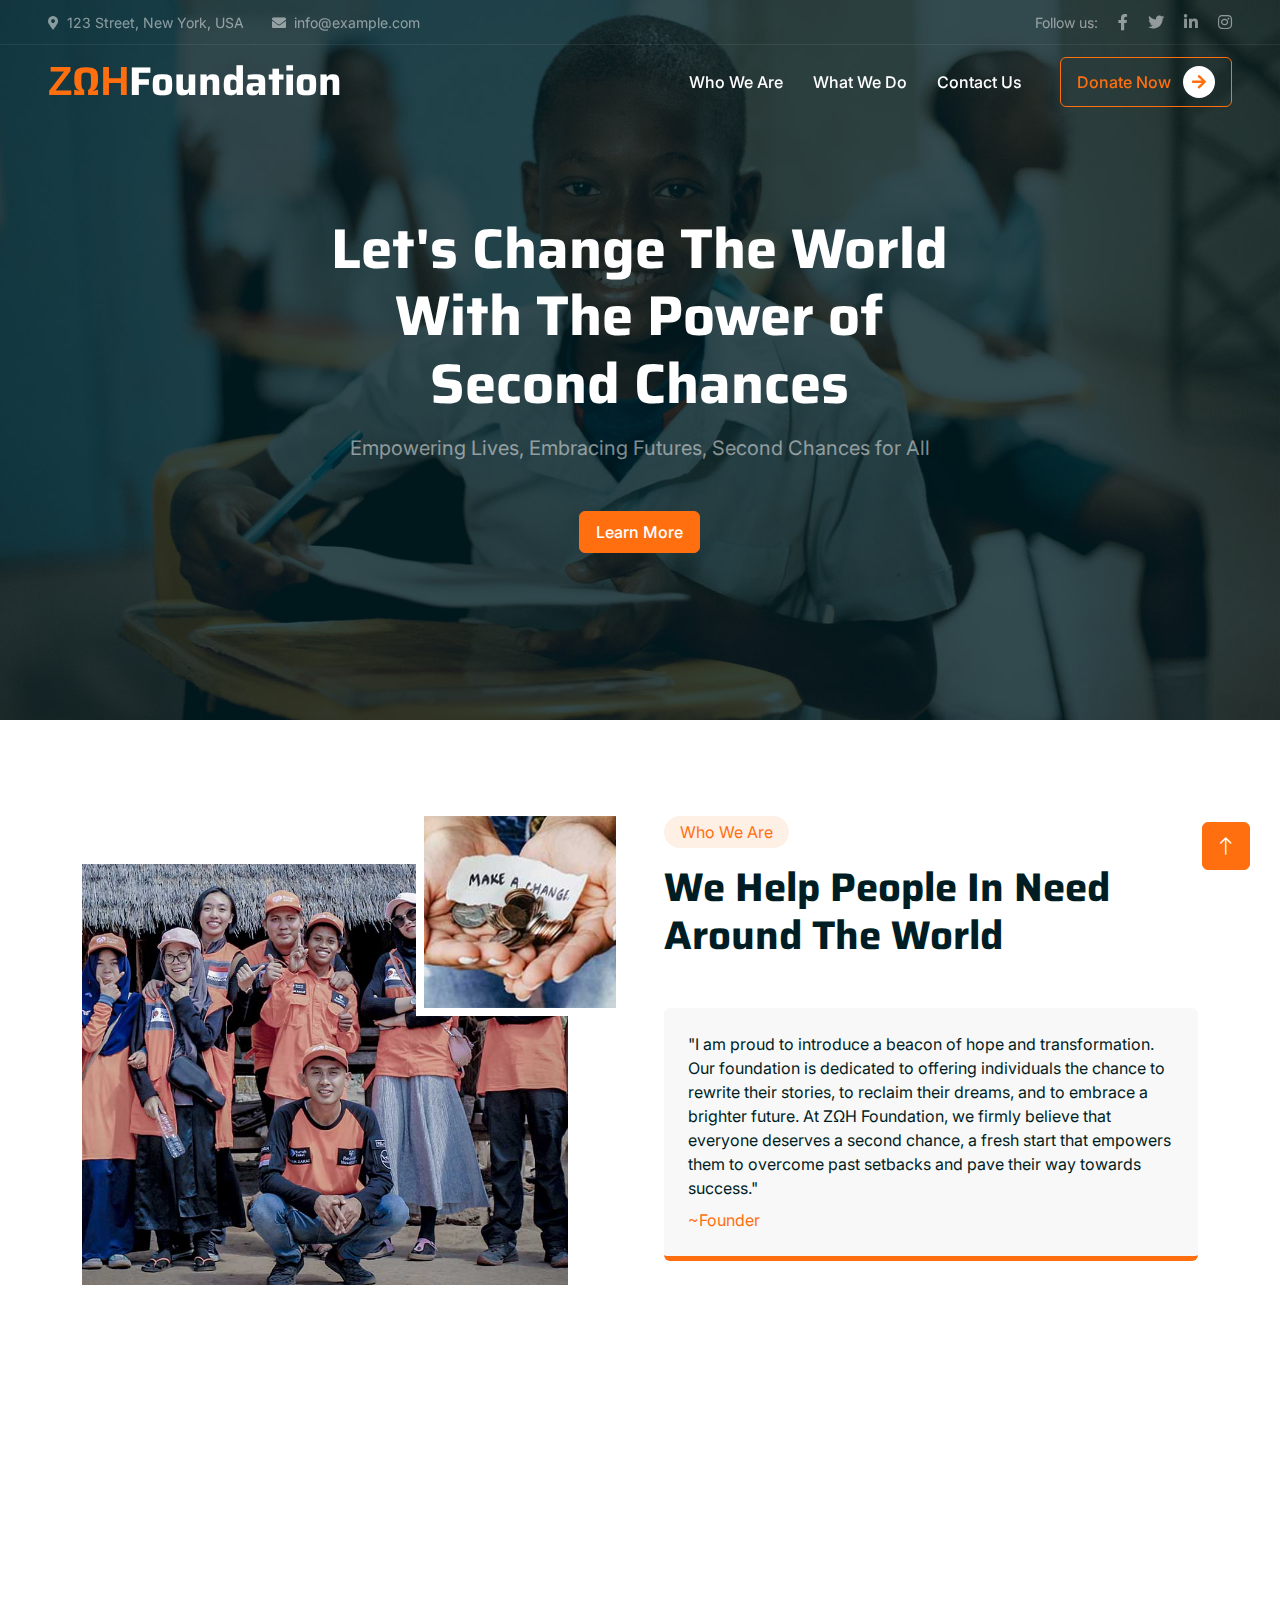
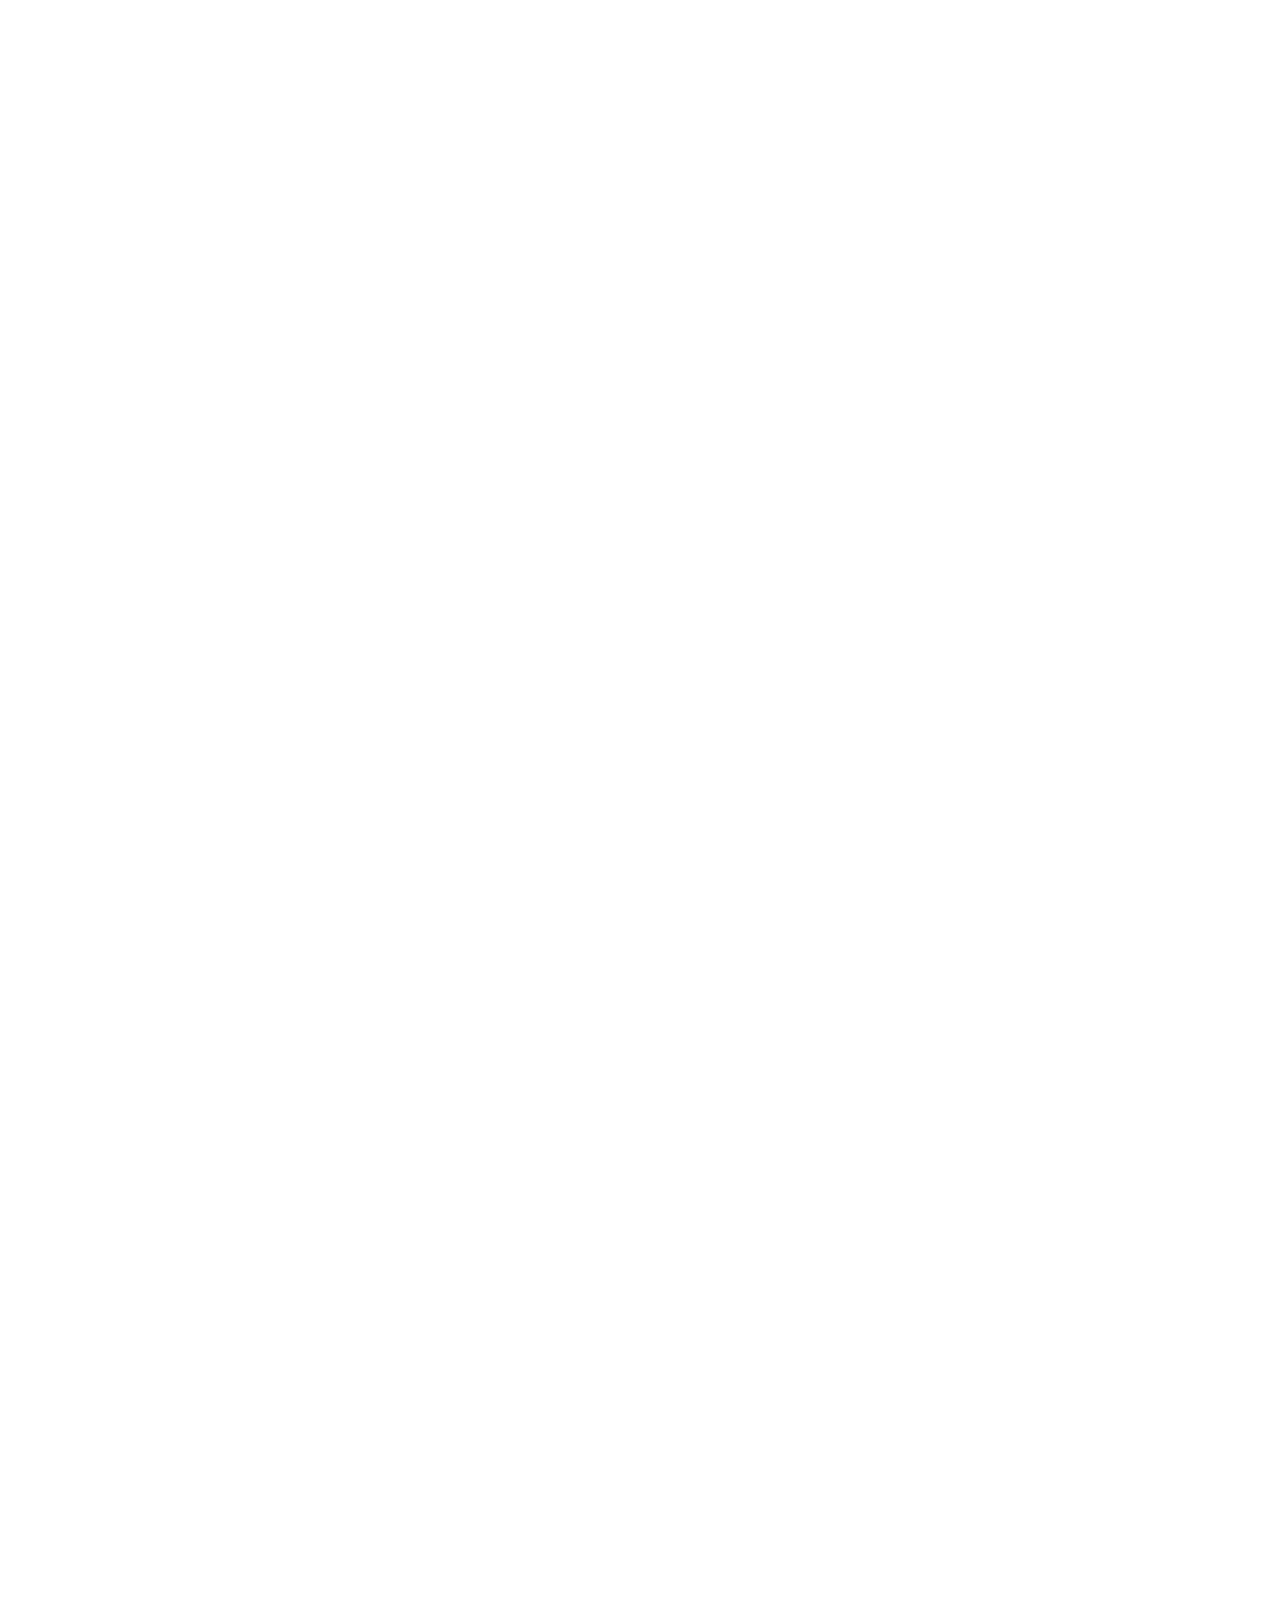
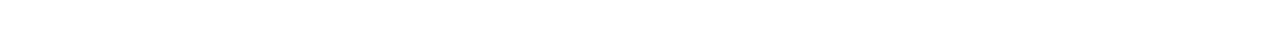
<file: index.html>
<!DOCTYPE html>
<html lang="en">

<head>
    <meta charset="utf-8">
    <title>ΖΩΗ Foundation</title>
    <meta content="width=device-width, initial-scale=1.0" name="viewport">
    <meta content="" name="keywords">
    <meta content="" name="description">

    <!-- Favicon -->

    <link rel="shortcut icon" href="img/shortcutlogo.png" type="image/x-icon">


    <!-- Google Web Fonts -->
    <link rel="preconnect" href="https://fonts.googleapis.com">
    <link rel="preconnect" href="https://fonts.gstatic.com" crossorigin>
    <link href="https://fonts.googleapis.com/css2?family=Inter:wght@400;500;600&family=Saira:wght@500;600;700&display=swap" rel="stylesheet"> 

    <!-- Icon Font Stylesheet -->
    <link href="https://cdnjs.cloudflare.com/ajax/libs/font-awesome/5.10.0/css/all.min.css" rel="stylesheet">
    <link href="https://cdn.jsdelivr.net/npm/bootstrap-icons@1.4.1/font/bootstrap-icons.css" rel="stylesheet">

    <!-- Libraries Stylesheet -->
    <link href="lib/animate/animate.min.css" rel="stylesheet">
    <link href="lib/owlcarousel/assets/owl.carousel.min.css" rel="stylesheet">

    <!-- Customized Bootstrap Stylesheet -->
    <link href="css/bootstrap.min.css" rel="stylesheet">

    <!-- Template Stylesheet -->
    <link href="css/style.css" rel="stylesheet">
</head>

<body>
    <!-- Spinner Start -->
    <div id="spinner" class="show bg-white position-fixed translate-middle w-100 vh-100 top-50 start-50 d-flex align-items-center justify-content-center">
        <div class="spinner-grow text-primary" role="status"></div>
    </div>
    <!-- Spinner End -->


    <!-- Navbar Start -->
    <div class="container-fluid fixed-top px-0 wow fadeIn" data-wow-delay="0.1s">
        <div class="top-bar text-white-50 row gx-0 align-items-center d-none d-lg-flex">
            <div class="col-lg-6 px-5 text-start">
                <small><i class="fa fa-map-marker-alt me-2"></i>123 Street, New York, USA</small>
                <small class="ms-4"><i class="fa fa-envelope me-2"></i>info@example.com</small>
            </div>
            <div class="col-lg-6 px-5 text-end">
                <small>Follow us:</small>
                <a class="text-white-50 ms-3" href=""><i class="fab fa-facebook-f"></i></a>
                <a class="text-white-50 ms-3" href=""><i class="fab fa-twitter"></i></a>
                <a class="text-white-50 ms-3" href=""><i class="fab fa-linkedin-in"></i></a>
                <a class="text-white-50 ms-3" href=""><i class="fab fa-instagram"></i></a>
            </div>
        </div>

        <nav class="navbar navbar-expand-lg navbar-dark py-lg-0 px-lg-5 wow fadeIn" data-wow-delay="0.1s">
            <a href="index.html" class="navbar-brand ms-4 ms-lg-0">
                <h1 class="fw-bold text-primary m-0">ΖΩΗ<span class="text-white">Foundation</span></h1>
            </a>
            <button type="button" class="navbar-toggler me-4" data-bs-toggle="collapse" data-bs-target="#navbarCollapse">
                <span class="navbar-toggler-icon"></span>
            </button>
            <div class="collapse navbar-collapse" id="navbarCollapse">
                <div class="navbar-nav ms-auto p-4 p-lg-0">
                    <a href="about.html" class="nav-item nav-link">Who We Are</a>
                    <a href="causes.html" class="nav-item nav-link">What We Do</a>
                    <!-- <a href="causes.html" class="nav-item nav-link">Blog</a> -->
                    <a href="contact.html" class="nav-item nav-link">Contact Us</a>
                </div>
                <div class="d-none d-lg-flex ms-2">
                    <a class="btn btn-outline-primary py-2 px-3" href="donate.html">
                        Donate Now
                        <div class="d-inline-flex btn-sm-square bg-white text-primary rounded-circle ms-2">
                            <i class="fa fa-arrow-right"></i>
                        </div>
                    </a>
                </div>
            </div>
        </nav>
    </div>
    <!-- Navbar End -->


    <!-- Carousel Start -->
    <div class="container-fluid p-0 mb-5">
        <div id="header-carousel" class="carousel slide" data-bs-ride="carousel">
            <div class="carousel-inner">
                <div class="carousel-item active">
                    <img class="w-100" src="img/carousel-1.jpg" alt="Image">
                    <div class="carousel-caption">
                        <div class="container">
                            <div class="row justify-content-center">
                                <div class="col-lg-7 pt-5">
                                    <h1 class="display-4 text-white mb-3 animated slideInDown">Let's Change The World With The Power of Second Chances</h1>
                                    <p class="fs-5 text-white-50 mb-5 animated slideInDown">Empowering Lives, Embracing Futures, Second Chances for All</p>
                                    <a class="btn btn-primary py-2 px-3 animated slideInDown" href="causes.html">
                                        Learn More
                                    </a>
                                </div>
                            </div>
                        </div>
                    </div>
                </div>
            </div>
        </div>
    </div>
    <!-- Carousel End -->


    <!-- About Start -->
    <div class="container-xxl py-5">
        <div class="container">
            <div class="row g-5">
                <div class="col-lg-6 wow fadeInUp" data-wow-delay="0.1s">
                    <div class="position-relative overflow-hidden h-100" style="min-height: 400px;">
                        <img class="position-absolute w-100 h-100 pt-5 pe-5" src="img/about-1.jpg" alt="" style="object-fit: cover;">
                        <img class="position-absolute top-0 end-0 bg-white ps-2 pb-2" src="img/about-2.jpg" alt="" style="width: 200px; height: 200px;">
                    </div>
                </div>
                <div class="col-lg-6 wow fadeInUp" data-wow-delay="0.5s">
                    <div class="h-100">
                        <div class="d-inline-block rounded-pill bg-secondary text-primary py-1 px-3 mb-3">Who We Are</div>
                        <h1 class="display-6 mb-5">We Help People In Need Around The World</h1>
                        <div class="bg-light border-bottom border-5 border-primary rounded p-4 mb-4">
                            <p class="text-dark mb-2">"I am proud to introduce a beacon of hope and transformation. Our foundation is dedicated to offering individuals the chance to rewrite their stories, to reclaim their dreams, and to embrace a brighter future. At ΖΩΗ Foundation, we firmly believe that everyone deserves a second chance, a fresh start that empowers them to overcome past setbacks and pave their way towards success."</p>
                            <span class="text-primary">~Founder</span>
                        </div>
                            </div>
                        </a>
                    </div>
                </div>
            </div>
        </div>
    </div>

    <!-- Service Start -->
    <div class="container-xxl py-5">
        <div class="container">
            <div class="text-center mx-auto mb-5 wow fadeInUp" data-wow-delay="0.1s" style="max-width: 500px;">
                <div class="d-inline-block rounded-pill bg-secondary text-primary py-1 px-3 mb-3">What We Do</div>
                <h1 class="display-6 mb-5">Learn More About What We Do And Get Involved</h1>
            </div>
            <div class="row g-4 justify-content-center">
                <div class="col-lg-4 col-md-6 wow fadeInUp" data-wow-delay="0.1s">
                    <div class="service-item bg-white text-center h-100 p-4 p-xl-5">
                        <img class="img-fluid mb-4" src="img/icon-1.png" alt="">
                        <h4 class="mb-3">Education</h4>
                        <p class="mb-4">Tempor ut dolore lorem kasd vero ipsum sit eirmod sit. Ipsum diam justo sed vero dolor duo.</p>
                      
                    </div>
                </div>
                <div class="col-lg-4 col-md-6 wow fadeInUp" data-wow-delay="0.2s">
                    <div class="service-item bg-white text-center h-100 p-4 p-xl-5">
                        <img class="img-fluid mb-4" src="img/icon-2.png" alt="">
                        <h4 class="mb-3">Health</h4>
                        <p class="mb-4">Tempor ut dolore lorem kasd vero ipsum sit eirmod sit. Ipsum diam justo sed vero dolor duo.</p>
                       
                    </div>
                </div>
                <div class="col-lg-4 col-md-6 wow fadeInUp" data-wow-delay="0.3s">
                    <div class="service-item bg-white text-center h-100 p-4 p-xl-5">
                        <img class="img-fluid mb-4" src="img/icon-3.png" alt="">
                        <h4 class="mb-3">Community</h4>
                        <p class="mb-4">Tempor ut dolore lorem kasd vero ipsum sit eirmod sit. Ipsum diam justo sed vero dolor duo.</p>
                       
                    </div>
                </div>
                 <div class="col-lg-4 col-md-6 wow fadeInUp" data-wow-delay="0.3s">
                    <div class="service-item bg-white text-center h-100 p-4 p-xl-5">
                        <img class="img-fluid mb-4" src="img/icon-3.png" alt="">
                        <h4 class="mb-3">Training</h4>
                        <p class="mb-4">Tempor ut dolore lorem kasd vero ipsum sit eirmod sit. Ipsum diam justo sed vero dolor duo.</p>
                       
                    </div>
                </div>
                 <div class="col-lg-4 col-md-6 wow fadeInUp" data-wow-delay="0.3s">
                    <div class="service-item bg-white text-center h-100 p-4 p-xl-5">
                        <img class="img-fluid mb-4" src="img/icon-3.png" alt="">
                        <h4 class="mb-3">Development</h4>
                        <p class="mb-4">Tempor ut dolore lorem kasd vero ipsum sit eirmod sit. Ipsum diam justo sed vero dolor duo.</p>
                       
                    </div>
                </div>
                 <div class="col-lg-4 col-md-6 wow fadeInUp" data-wow-delay="0.3s">
                    <div class="service-item bg-white text-center h-100 p-4 p-xl-5">
                        <img class="img-fluid mb-4" src="img/icon-3.png" alt="">
                        <h4 class="mb-3">Business</h4>
                        <p class="mb-4">Tempor ut dolore lorem kasd vero ipsum sit eirmod sit. Ipsum diam justo sed vero dolor duo.</p>
                       
                    </div>
                </div>
                 <div class="col-lg-4 col-md-6 wow fadeInUp" data-wow-delay="0.3s">
                    <div class="service-item bg-white text-center h-100 p-4 p-xl-5">
                        <img class="img-fluid mb-4" src="img/icon-3.png" alt="">
                        <h4 class="mb-3">Advocacy</h4>
                        <p class="mb-4">Tempor ut dolore lorem kasd vero ipsum sit eirmod sit. Ipsum diam justo sed vero dolor duo.</p>
                       
                    </div>
                </div>
                 <div class="col-lg-4 col-md-6 wow fadeInUp" data-wow-delay="0.3s">
                    <div class="service-item bg-white text-center h-100 p-4 p-xl-5">
                        <img class="img-fluid mb-4" src="img/icon-3.png" alt="">
                        <h4 class="mb-3">Mentorship</h4>
                        <p class="mb-4">Tempor ut dolore lorem kasd vero ipsum sit eirmod sit. Ipsum diam justo sed vero dolor duo.</p>
                       
                    </div>
                </div>
            </div>
        </div>
    </div>
        
                  
    <!-- Service End -->    


    


    <!-- Footer Start -->
    <div class="container-fluid bg-dark text-white-50 footer mt-5 pt-5 wow fadeIn" data-wow-delay="0.1s">
        <div class="container py-5">
            <div class="row g-5">
                <div class="col-lg-3 col-md-6">
                    <h1 class="fw-bold text-primary mb-4">ΖΩΗ<span class="text-white"> Foundation</span></h1>
                    <p>Our Mission is Unlocking New Possibilities Through the Power of Second Chances</p>
                    <div class="d-flex pt-2">
                        <a class="btn btn-square me-1" href=""><i class="fab fa-twitter"></i></a>
                        <a class="btn btn-square me-1" href=""><i class="fab fa-facebook-f"></i></a>
                        <a class="btn btn-square me-1" href=""><i class="fab fa-youtube"></i></a>
                        <a class="btn btn-square me-0" href=""><i class="fab fa-linkedin-in"></i></a>
                    </div>
                </div>
                <div class="col-lg-3 col-md-6">
                    <h5 class="text-light mb-4">Address</h5>
                    <p><i class="fa fa-map-marker-alt me-3"></i>123 Street, New York, USA</p>
                    <p><i class="fa fa-phone-alt me-3"></i>+012 345 67890</p>
                    <p><i class="fa fa-envelope me-3"></i>info@example.com</p>
                </div>
                <div class="col-lg-3 col-md-6">
                    <h5 class="text-light mb-4">Quick Links</h5>
                    <a class="btn btn-link" href="">Who We Are</a>
                    <a class="btn btn-link" href="">Contact Us</a>
                    <a class="btn btn-link" href="">What We Do</a>
                    <a class="btn btn-link" href="">Terms & Condition</a>
                    <a class="btn btn-link" href="">Support</a>
                </div>
                <div class="col-lg-3 col-md-6">
                    <h5 class="text-light mb-4">Newsletter</h5>
                    <p>Subscribe to our Newsletter</p>
                    <div class="position-relative mx-auto" style="max-width: 400px;">
                        <input class="form-control bg-transparent w-100 py-3 ps-4 pe-5" type="text" placeholder="Your email">
                        <button type="button" class="btn btn-primary py-2 position-absolute top-0 end-0 mt-2 me-2">SignUp</button>
                    </div>
                </div>
            </div>
        </div>
        <div class="container-fluid copyright">
            <div class="container">
                <div class="row">
                    <div class="col-md-6 text-center text-md-start mb-3 mb-md-0">
                        &copy; <a href="#">ΖΩΗ Foundation 2023</a>, All Right Reserved.
                    </div>
                    <div class="col-md-6 text-center text-md-end">
                        Designed By<a href="">:</a>
                    </div>
                </div>
            </div>
        </div>
    </div>
    <!-- Footer End -->


    <!-- Back to Top -->
    <a href="#" class="btn btn-lg btn-primary btn-lg-square back-to-top"><i class="bi bi-arrow-up"></i></a>


    <!-- JavaScript Libraries -->
    <script src="https://code.jquery.com/jquery-3.4.1.min.js"></script>
    <script src="https://cdn.jsdelivr.net/npm/bootstrap@5.0.0/dist/js/bootstrap.bundle.min.js"></script>
    <script src="lib/wow/wow.min.js"></script>
    <script src="lib/easing/easing.min.js"></script>
    <script src="lib/waypoints/waypoints.min.js"></script>
    <script src="lib/owlcarousel/owl.carousel.min.js"></script>
    <script src="lib/parallax/parallax.min.js"></script>

    <!-- Javascript -->
    <script src="js/main.js"></script>
</body>

</html>
</file>
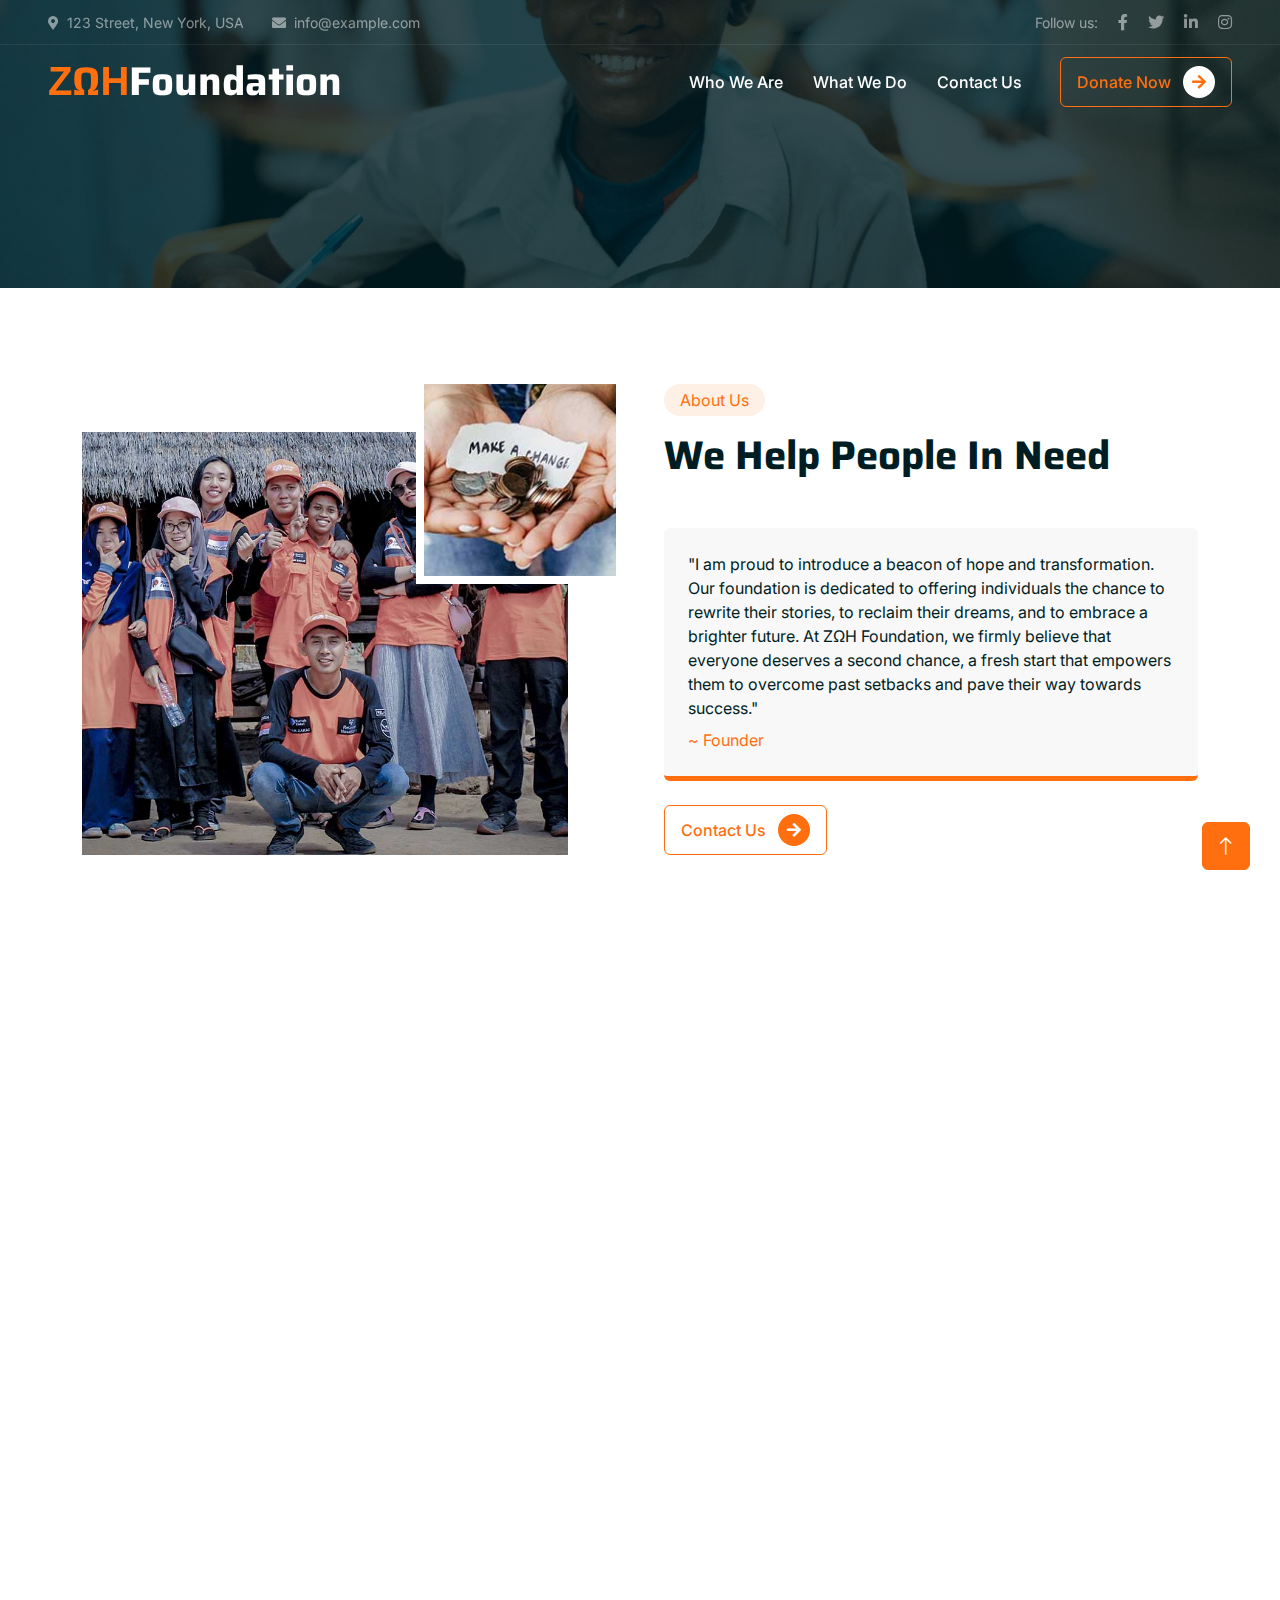
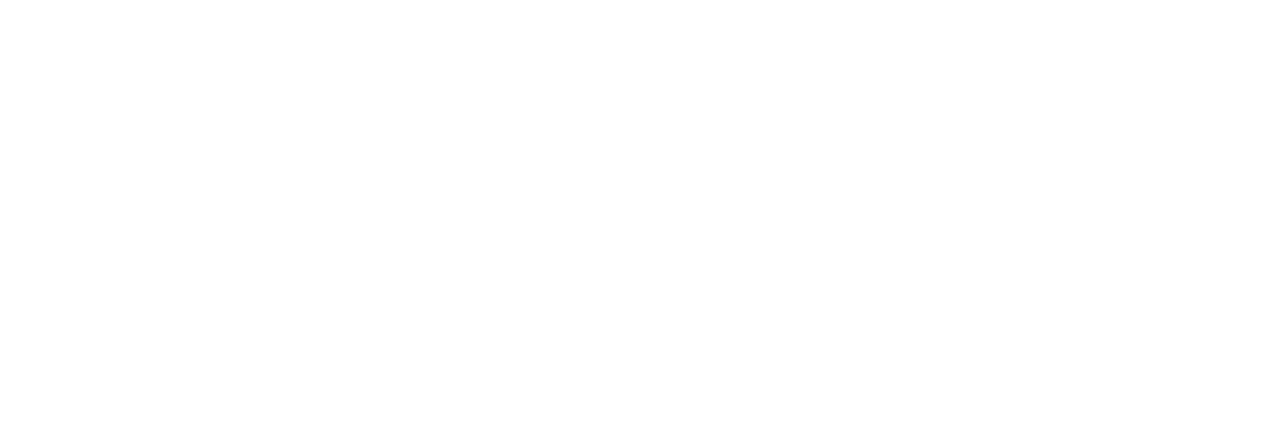
<file: about.html>
<!DOCTYPE html>
<html lang="en">

<head>
    <meta charset="utf-8">
    <title>ΖΩΗ Foundation</title>
    <meta content="width=device-width, initial-scale=1.0" name="viewport">
    <meta content="" name="keywords">
    <meta content="" name="description">

    <!-- Favicon -->
    <link href="img/favicon.ico" rel="icon">
    <link rel="shortcut icon" href="img/shortcutlogo.png" type="image/x-icon">

    <!-- Google Web Fonts -->
    <link rel="preconnect" href="https://fonts.googleapis.com">
    <link rel="preconnect" href="https://fonts.gstatic.com" crossorigin>
    <link href="https://fonts.googleapis.com/css2?family=Inter:wght@400;500;600&family=Saira:wght@500;600;700&display=swap" rel="stylesheet"> 

    <!-- Icon Font Stylesheet -->
    <link href="https://cdnjs.cloudflare.com/ajax/libs/font-awesome/5.10.0/css/all.min.css" rel="stylesheet">
    <link href="https://cdn.jsdelivr.net/npm/bootstrap-icons@1.4.1/font/bootstrap-icons.css" rel="stylesheet">

    <!-- Libraries Stylesheet -->
    <link href="lib/animate/animate.min.css" rel="stylesheet">
    <link href="lib/owlcarousel/assets/owl.carousel.min.css" rel="stylesheet">

    <!-- Customized Bootstrap Stylesheet -->
    <link href="css/bootstrap.min.css" rel="stylesheet">

    <!-- Template Stylesheet -->
    <link href="css/style.css" rel="stylesheet">
</head>

<body>
    <!-- Spinner Start -->
    <div id="spinner" class="show bg-white position-fixed translate-middle w-100 vh-100 top-50 start-50 d-flex align-items-center justify-content-center">
        <div class="spinner-grow text-primary" role="status"></div>
    </div>
    <!-- Spinner End -->


    <!-- Navbar Start -->
    <div class="container-fluid fixed-top px-0 wow fadeIn" data-wow-delay="0.1s">
        <div class="top-bar text-white-50 row gx-0 align-items-center d-none d-lg-flex">
            <div class="col-lg-6 px-5 text-start">
                <small><i class="fa fa-map-marker-alt me-2"></i>123 Street, New York, USA</small>
                <small class="ms-4"><i class="fa fa-envelope me-2"></i>info@example.com</small>
            </div>
            <div class="col-lg-6 px-5 text-end">
                <small>Follow us:</small>
                <a class="text-white-50 ms-3" href=""><i class="fab fa-facebook-f"></i></a>
                <a class="text-white-50 ms-3" href=""><i class="fab fa-twitter"></i></a>
                <a class="text-white-50 ms-3" href=""><i class="fab fa-linkedin-in"></i></a>
                <a class="text-white-50 ms-3" href=""><i class="fab fa-instagram"></i></a>
            </div>
        </div>

        <nav class="navbar navbar-expand-lg navbar-dark py-lg-0 px-lg-5 wow fadeIn" data-wow-delay="0.1s">
            <a href="index.html" class="navbar-brand ms-4 ms-lg-0">
                <h1 class="fw-bold text-primary m-0">ΖΩΗ<span class="text-white">Foundation</span></h1>
            </a>
            <button type="button" class="navbar-toggler me-4" data-bs-toggle="collapse" data-bs-target="#navbarCollapse">
                <span class="navbar-toggler-icon"></span>
            </button>
            <div class="collapse navbar-collapse" id="navbarCollapse">
                <div class="navbar-nav ms-auto p-4 p-lg-0">
                    <a href="about.html" class="nav-item nav-link">Who We Are</a>
                    <a href="causes.html" class="nav-item nav-link">What We Do</a>
                    <!-- <a href="causes.html" class="nav-item nav-link">Blog</a> -->
                  
                    <a href="contact.html" class="nav-item nav-link">Contact Us</a>
                </div>
                <div class="d-none d-lg-flex ms-2">
                    <a class="btn btn-outline-primary py-2 px-3" href="">
                        Donate Now
                        <div class="d-inline-flex btn-sm-square bg-white text-primary rounded-circle ms-2">
                            <i class="fa fa-arrow-right"></i>
                        </div>
                    </a>
                </div>
            </div>
        </nav>
    </div>
    <!-- Navbar End -->


    <!-- Page Header Start -->
    <div class="container-fluid page-header mb-5 wow fadeIn" data-wow-delay="0.1s">
        </div>
    </div>
    <!-- Page Header End -->


    <!-- About Start -->
    <div class="container-xxl py-5">
        <div class="container">
            <div class="row g-5">
                <div class="col-lg-6 wow fadeInUp" data-wow-delay="0.1s">
                    <div class="position-relative overflow-hidden h-100" style="min-height: 400px;">
                        <img class="position-absolute w-100 h-100 pt-5 pe-5" src="img/about-1.jpg" alt="" style="object-fit: cover;">
                        <img class="position-absolute top-0 end-0 bg-white ps-2 pb-2" src="img/about-2.jpg" alt="" style="width: 200px; height: 200px;">
                    </div>
                </div>
                <div class="col-lg-6 wow fadeInUp" data-wow-delay="0.5s">
                    <div class="h-100">
                        <div class="d-inline-block rounded-pill bg-secondary text-primary py-1 px-3 mb-3">About Us</div>
                        <h1 class="display-6 mb-5">We Help People In Need</h1>
                        <div class="bg-light border-bottom border-5 border-primary rounded p-4 mb-4">
                            <p class="text-dark mb-2">"I am proud to introduce a beacon of hope and transformation. Our foundation is dedicated to offering individuals the chance to rewrite their stories, to reclaim their dreams, and to embrace a brighter future. At ΖΩΗ Foundation, we firmly believe that everyone deserves a second chance, a fresh start that empowers them to overcome past setbacks and pave their way towards success."</p>
                            <span class="text-primary">~ Founder</span>
                        </div>
                      
                     
                        <a class="btn btn-outline-primary py-2 px-3" href="contact.html">
                            Contact Us
                            <div class="d-inline-flex btn-sm-square bg-primary text-white rounded-circle ms-2">
                                <i class="fa fa-arrow-right"></i>
                            </div>
                        </a>
                    </div>
                </div>
            </div>
        </div>
    </div>
    <!-- About End -->


    <!-- Team Start -->
    <div class="container-xxl py-5">
        <div class="container">
            <div class="text-center mx-auto mb-5 wow fadeInUp" data-wow-delay="0.1s" style="max-width: 500px;">
                <div class="d-inline-block rounded-pill bg-secondary text-primary py-1 px-3 mb-3">Team Members</div>
                <h1 class="display-6 mb-5">Let's Meet Our Team</h1>
            </div>
            <div class="row g-4">
                <div class="col-lg-3 col-md-6 wow fadeInUp" data-wow-delay="0.1s">
                    <div class="team-item position-relative rounded overflow-hidden">
                        <div class="overflow-hidden">
                            <img class="img-fluid" src="img/team-1.jpg" alt="">
                        </div>
                        <div class="team-text bg-light text-center p-4">
                            <h5>Full Name</h5>
                            <p class="text-primary">Designation</p>
                            <div class="team-social text-center">
                                <a class="btn btn-square" href=""><i class="fab fa-facebook-f"></i></a>
                                <a class="btn btn-square" href=""><i class="fab fa-twitter"></i></a>
                                <a class="btn btn-square" href=""><i class="fab fa-instagram"></i></a>
                            </div>
                        </div>
                    </div>
                </div>
                <div class="col-lg-3 col-md-6 wow fadeInUp" data-wow-delay="0.3s">
                    <div class="team-item position-relative rounded overflow-hidden">
                        <div class="overflow-hidden">
                            <img class="img-fluid" src="img/team-2.jpg" alt="">
                        </div>
                        <div class="team-text bg-light text-center p-4">
                            <h5>Full Name</h5>
                            <p class="text-primary">Designation</p>
                            <div class="team-social text-center">
                                <a class="btn btn-square" href=""><i class="fab fa-facebook-f"></i></a>
                                <a class="btn btn-square" href=""><i class="fab fa-twitter"></i></a>
                                <a class="btn btn-square" href=""><i class="fab fa-instagram"></i></a>
                            </div>
                        </div>
                    </div>
                </div>
                <div class="col-lg-3 col-md-6 wow fadeInUp" data-wow-delay="0.5s">
                    <div class="team-item position-relative rounded overflow-hidden">
                        <div class="overflow-hidden">
                            <img class="img-fluid" src="img/team-3.jpg" alt="">
                        </div>
                        <div class="team-text bg-light text-center p-4">
                            <h5>Full Name</h5>
                            <p class="text-primary">Designation</p>
                            <div class="team-social text-center">
                                <a class="btn btn-square" href=""><i class="fab fa-facebook-f"></i></a>
                                <a class="btn btn-square" href=""><i class="fab fa-twitter"></i></a>
                                <a class="btn btn-square" href=""><i class="fab fa-instagram"></i></a>
                            </div>
                        </div>
                    </div>
                </div>
                <div class="col-lg-3 col-md-6 wow fadeInUp" data-wow-delay="0.7s">
                    <div class="team-item position-relative rounded overflow-hidden">
                        <div class="overflow-hidden">
                            <img class="img-fluid" src="img/team-4.jpg" alt="">
                        </div>
                        <div class="team-text bg-light text-center p-4">
                            <h5>Full Name</h5>
                            <p class="text-primary">Designation</p>
                            <div class="team-social text-center">
                                <a class="btn btn-square" href=""><i class="fab fa-facebook-f"></i></a>
                                <a class="btn btn-square" href=""><i class="fab fa-twitter"></i></a>
                                <a class="btn btn-square" href=""><i class="fab fa-instagram"></i></a>
                            </div>
                        </div>
                    </div>
                </div>
            </div>
        </div>
    </div>
    <!-- Team End -->


        <!-- Footer Start -->
    <div class="container-fluid bg-dark text-white-50 footer mt-5 pt-5 wow fadeIn" data-wow-delay="0.1s">
        <div class="container py-5">
            <div class="row g-5">
                <div class="col-lg-3 col-md-6">
                    <h1 class="fw-bold text-primary mb-4">ΖΩΗ<span class="text-white"> Foundation</span></h1>
                    <p>Our Mission is Unlocking New Possibilities Through the Power of Second Chances</p>
                    <div class="d-flex pt-2">
                        <a class="btn btn-square me-1" href=""><i class="fab fa-twitter"></i></a>
                        <a class="btn btn-square me-1" href=""><i class="fab fa-facebook-f"></i></a>
                        <a class="btn btn-square me-1" href=""><i class="fab fa-youtube"></i></a>
                        <a class="btn btn-square me-0" href=""><i class="fab fa-linkedin-in"></i></a>
                    </div>
                </div>
                <div class="col-lg-3 col-md-6">
                    <h5 class="text-light mb-4">Address</h5>
                    <p><i class="fa fa-map-marker-alt me-3"></i>123 Street, New York, USA</p>
                    <p><i class="fa fa-phone-alt me-3"></i>+012 345 67890</p>
                    <p><i class="fa fa-envelope me-3"></i>info@example.com</p>
                </div>
                <div class="col-lg-3 col-md-6">
                    <h5 class="text-light mb-4">Quick Links</h5>
                    <a class="btn btn-link" href="">Who We Are</a>
                    <a class="btn btn-link" href="">Contact Us</a>
                    <a class="btn btn-link" href="">What We Do</a>
                    <a class="btn btn-link" href="">Terms & Condition</a>
                    <a class="btn btn-link" href="">Support</a>
                </div>
                <div class="col-lg-3 col-md-6">
                    <h5 class="text-light mb-4">Newsletter</h5>
                    <p>Subscribe to our Newsletter</p>
                    <div class="position-relative mx-auto" style="max-width: 400px;">
                        <input class="form-control bg-transparent w-100 py-3 ps-4 pe-5" type="text" placeholder="Your email">
                        <button type="button" class="btn btn-primary py-2 position-absolute top-0 end-0 mt-2 me-2">SignUp</button>
                    </div>
                </div>
            </div>
        </div>
        <div class="container-fluid copyright">
            <div class="container">
                <div class="row">
                    <div class="col-md-6 text-center text-md-start mb-3 mb-md-0">
                        &copy; <a href="#">ΖΩΗ Foundation 2023</a>, All Right Reserved.
                    </div>
                    <div class="col-md-6 text-center text-md-end">
                        Designed By<a href="">:</a>
                    </div>
                </div>
            </div>
        </div>
    </div>
    <!-- Footer End -->



    <!-- Back to Top -->
    <a href="#" class="btn btn-lg btn-primary btn-lg-square back-to-top"><i class="bi bi-arrow-up"></i></a>


    <!-- JavaScript Libraries -->
    <script src="https://code.jquery.com/jquery-3.4.1.min.js"></script>
    <script src="https://cdn.jsdelivr.net/npm/bootstrap@5.0.0/dist/js/bootstrap.bundle.min.js"></script>
    <script src="lib/wow/wow.min.js"></script>
    <script src="lib/easing/easing.min.js"></script>
    <script src="lib/waypoints/waypoints.min.js"></script>
    <script src="lib/owlcarousel/owl.carousel.min.js"></script>
    <script src="lib/parallax/parallax.min.js"></script>

    <!-- Template Javascript -->
    <script src="js/main.js"></script>
</body>

</html>
</file>
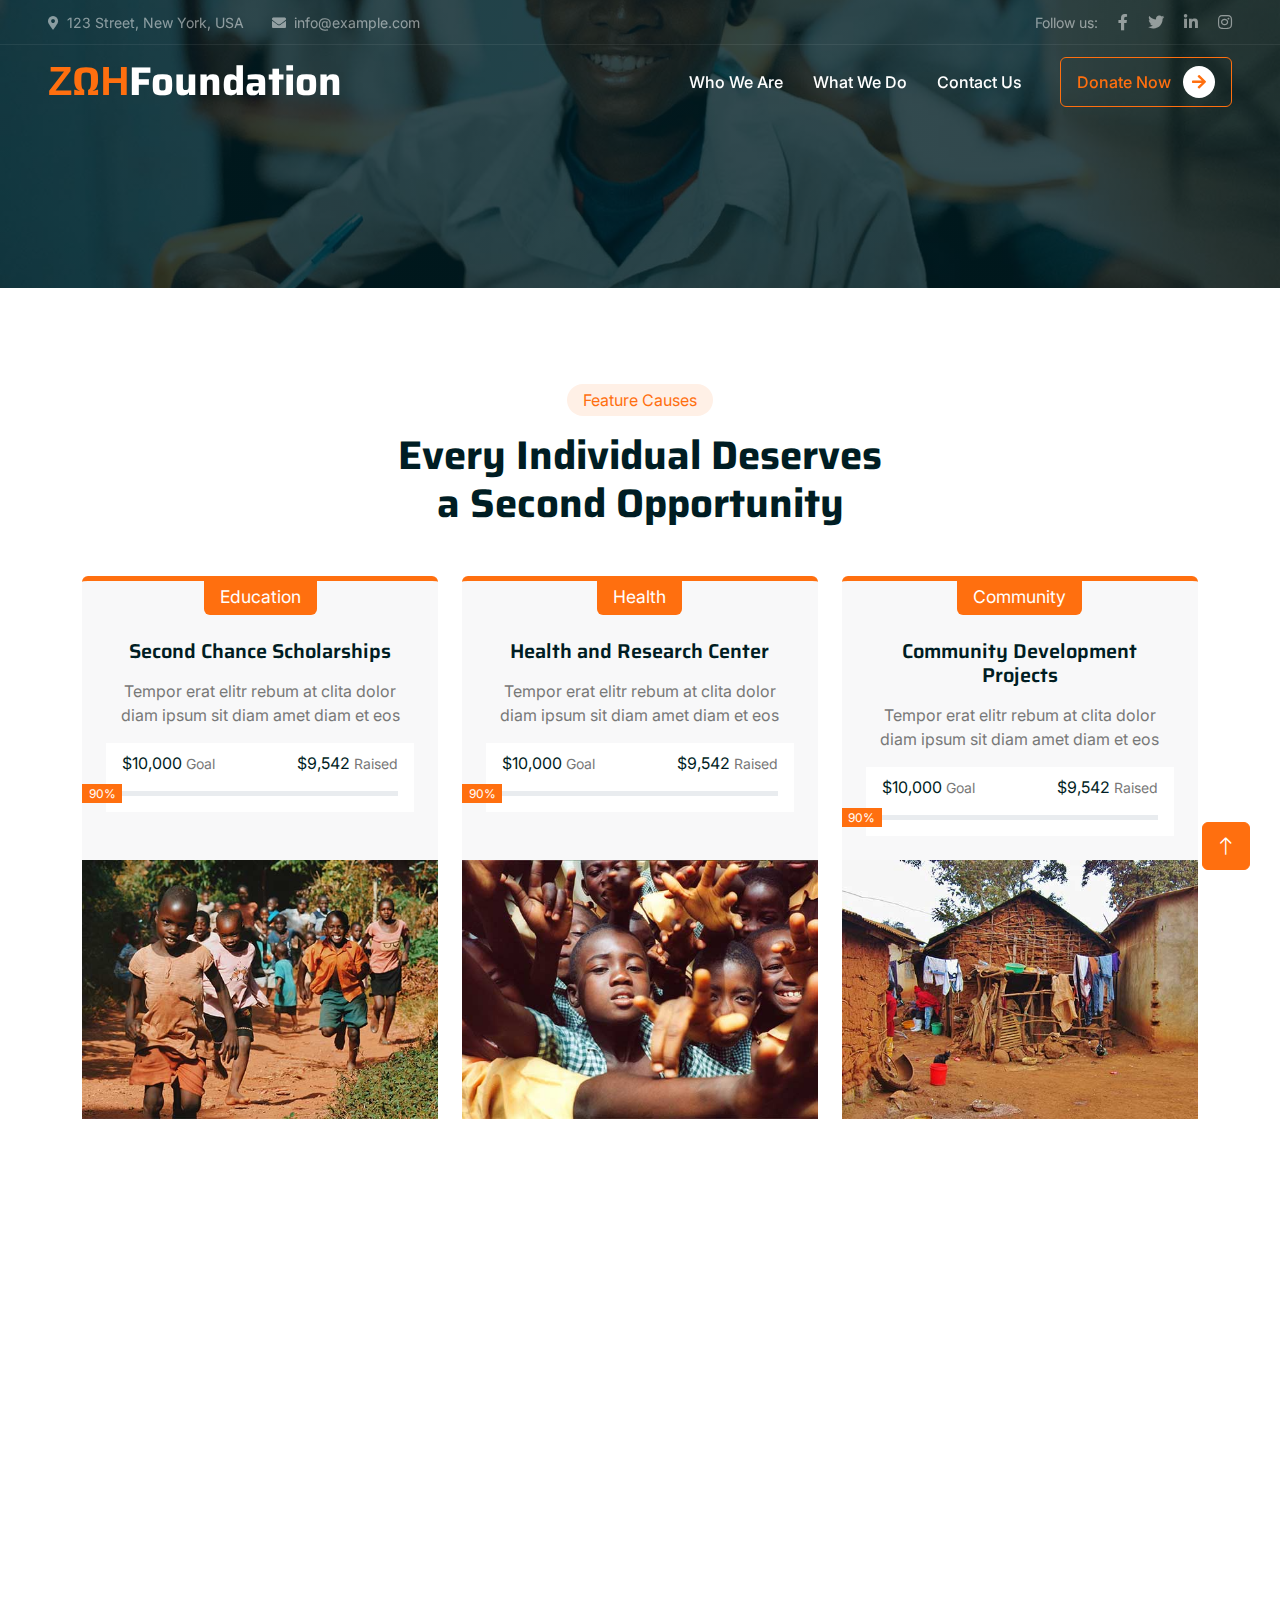
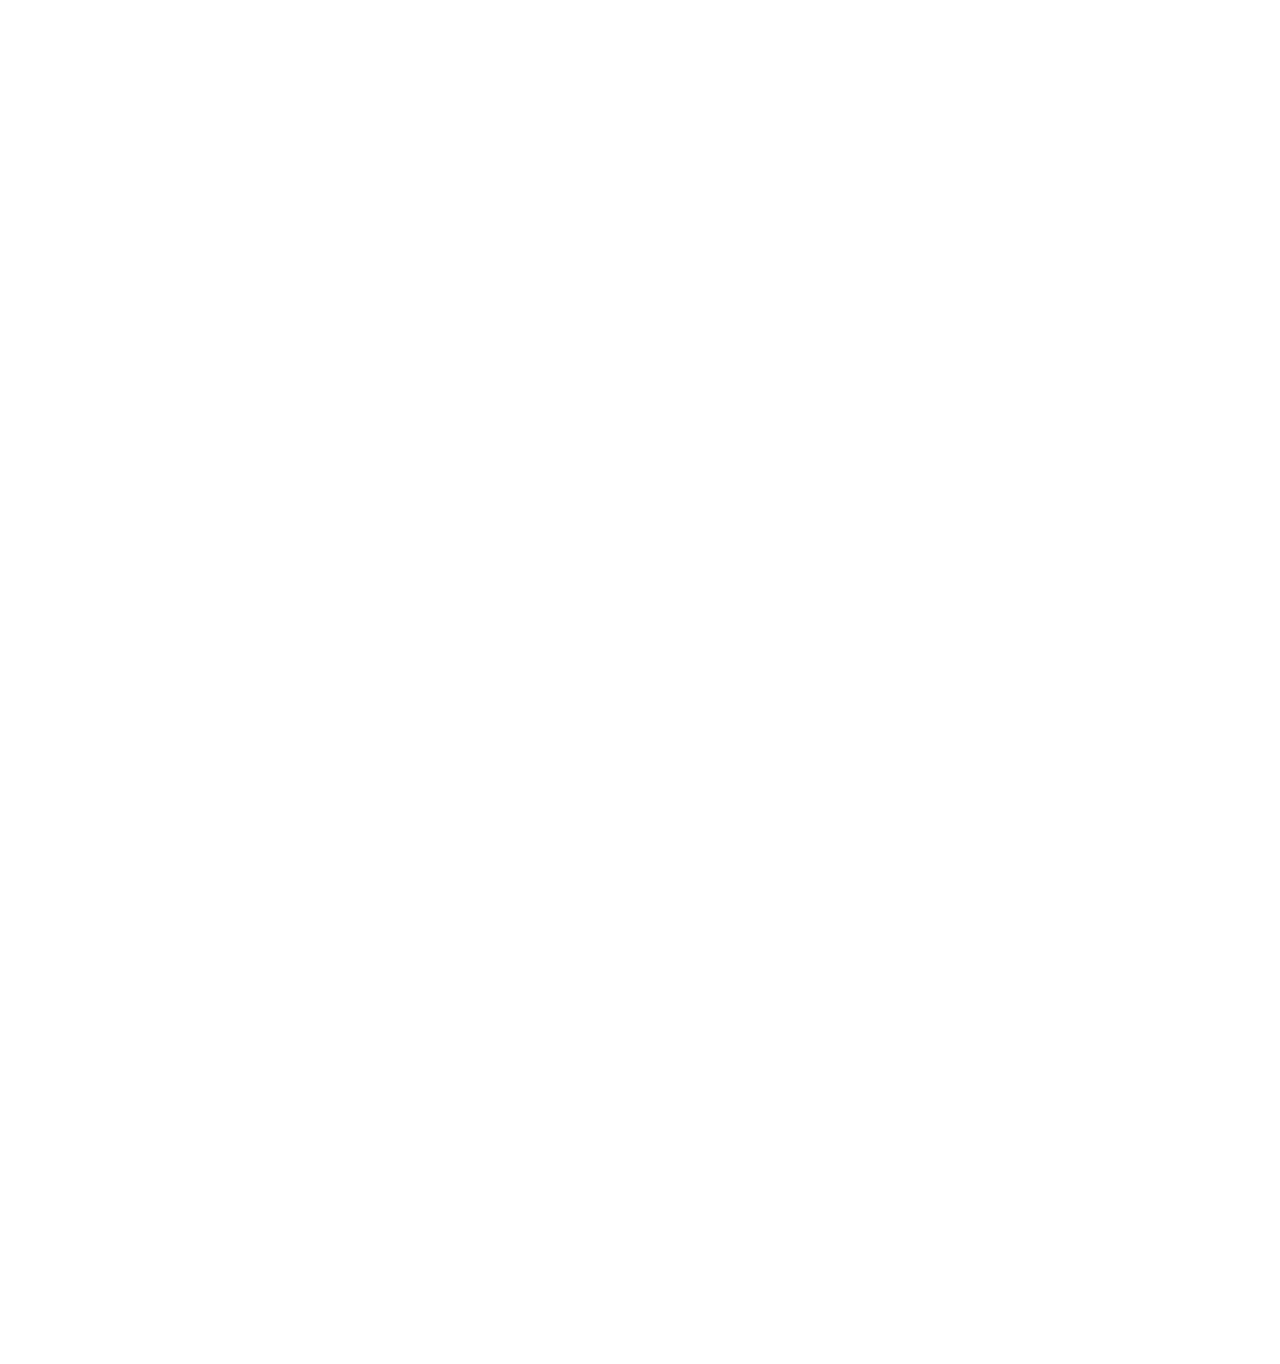
<file: causes.html>
<!DOCTYPE html>
<html lang="en">

<head>
    <meta charset="utf-8">
    <title>ΖΩΗ Foundation</title>
    <meta content="width=device-width, initial-scale=1.0" name="viewport">
    <meta content="" name="keywords">
    <meta content="" name="description">

    <!-- Favicon -->
    <link href="img/favicon.ico" rel="icon">
    <link rel="shortcut icon" href="img/shortcutlogo.png" type="image/x-icon">


    <!-- Google Web Fonts -->
    <link rel="preconnect" href="https://fonts.googleapis.com">
    <link rel="preconnect" href="https://fonts.gstatic.com" crossorigin>
    <link href="https://fonts.googleapis.com/css2?family=Inter:wght@400;500;600&family=Saira:wght@500;600;700&display=swap" rel="stylesheet"> 

    <!-- Icon Font Stylesheet -->
    <link href="https://cdnjs.cloudflare.com/ajax/libs/font-awesome/5.10.0/css/all.min.css" rel="stylesheet">
    <link href="https://cdn.jsdelivr.net/npm/bootstrap-icons@1.4.1/font/bootstrap-icons.css" rel="stylesheet">

    <!-- Libraries Stylesheet -->
    <link href="lib/animate/animate.min.css" rel="stylesheet">
    <link href="lib/owlcarousel/assets/owl.carousel.min.css" rel="stylesheet">

    <!-- Customized Bootstrap Stylesheet -->
    <link href="css/bootstrap.min.css" rel="stylesheet">

    <!-- Template Stylesheet -->
    <link href="css/style.css" rel="stylesheet">
</head>

<body>
    <!-- Spinner Start -->
    <div id="spinner" class="show bg-white position-fixed translate-middle w-100 vh-100 top-50 start-50 d-flex align-items-center justify-content-center">
        <div class="spinner-grow text-primary" role="status"></div>
    </div>
    <!-- Spinner End -->


    <!-- Navbar Start -->
    <div class="container-fluid fixed-top px-0 wow fadeIn" data-wow-delay="0.1s">
        <div class="top-bar text-white-50 row gx-0 align-items-center d-none d-lg-flex">
            <div class="col-lg-6 px-5 text-start">
                <small><i class="fa fa-map-marker-alt me-2"></i>123 Street, New York, USA</small>
                <small class="ms-4"><i class="fa fa-envelope me-2"></i>info@example.com</small>
            </div>
            <div class="col-lg-6 px-5 text-end">
                <small>Follow us:</small>
                <a class="text-white-50 ms-3" href=""><i class="fab fa-facebook-f"></i></a>
                <a class="text-white-50 ms-3" href=""><i class="fab fa-twitter"></i></a>
                <a class="text-white-50 ms-3" href=""><i class="fab fa-linkedin-in"></i></a>
                <a class="text-white-50 ms-3" href=""><i class="fab fa-instagram"></i></a>
            </div>
        </div>

        <nav class="navbar navbar-expand-lg navbar-dark py-lg-0 px-lg-5 wow fadeIn" data-wow-delay="0.1s">
            <a href="index.html" class="navbar-brand ms-4 ms-lg-0">
                <h1 class="fw-bold text-primary m-0">ΖΩΗ<span class="text-white">Foundation</span></h1>
            </a>
            <button type="button" class="navbar-toggler me-4" data-bs-toggle="collapse" data-bs-target="#navbarCollapse">
                <span class="navbar-toggler-icon"></span>
            </button>
            <div class="collapse navbar-collapse" id="navbarCollapse">
                <div class="navbar-nav ms-auto p-4 p-lg-0">
                    <a href="about.html" class="nav-item nav-link">Who We Are</a>
                    <a href="causes.html" class="nav-item nav-link">What We Do</a>
                    <!-- <a href="causes.html" class="nav-item nav-link">Blog</a> -->
                    <a href="contact.html" class="nav-item nav-link">Contact Us</a>
                </div>
                <div class="d-none d-lg-flex ms-2">
                    <a class="btn btn-outline-primary py-2 px-3" href="">
                        Donate Now
                        <div class="d-inline-flex btn-sm-square bg-white text-primary rounded-circle ms-2">
                            <i class="fa fa-arrow-right"></i>
                        </div>
                    </a>
                </div>
            </div>
        </nav>
    </div>
    <!-- Navbar End -->


    <!-- Page Header Start -->
    <div class="container-fluid page-header mb-5 wow fadeIn" data-wow-delay="0.1s">
       
        </div>
    </div>
    <!-- Page Header End -->


    <!-- Causes Start -->
    <div class="container-xxl py-5">
        <div class="container">
            <div class="text-center mx-auto mb-5 wow fadeInUp" data-wow-delay="0.1s" style="max-width: 500px;">
                <div class="d-inline-block rounded-pill bg-secondary text-primary py-1 px-3 mb-3">Feature Causes</div>
                <h1 class="display-6 mb-5">Every Individual Deserves a Second Opportunity </h1>
            </div>
            <div class="row g-4 justify-content-center">
                <div class="col-lg-4 col-md-6 wow fadeInUp" data-wow-delay="0.1s">
                    <div class="causes-item d-flex flex-column bg-light border-top border-5 border-primary rounded-top overflow-hidden h-100">
                        <div class="text-center p-4 pt-0">
                            <div class="d-inline-block bg-primary text-white rounded-bottom fs-5 pb-1 px-3 mb-4">
                                <small>Education</small>
                            </div>
                            <h5 class="mb-3">Second Chance Scholarships</h5>
                            <p>Tempor erat elitr rebum at clita dolor diam ipsum sit diam amet diam et eos</p>
                            <div class="causes-progress bg-white p-3 pt-2">
                                <div class="d-flex justify-content-between">
                                    <p class="text-dark">$10,000 <small class="text-body">Goal</small></p>
                                    <p class="text-dark">$9,542 <small class="text-body">Raised</small></p>
                                </div>
                                <div class="progress">
                                    <div class="progress-bar" role="progressbar" aria-valuenow="90" aria-valuemin="0" aria-valuemax="100">
                                        <span>90%</span>
                                    </div>
                                </div>
                            </div>
                        </div>
                        <div class="position-relative mt-auto">
                            <img class="img-fluid" src="img/courses-1.jpg" alt="">
                            <div class="causes-overlay">
                                <a class="btn btn-outline-primary" href="">
                                    Read More
                                    <div class="d-inline-flex btn-sm-square bg-primary text-white rounded-circle ms-2">
                                        <i class="fa fa-arrow-right"></i>
                                    </div>
                                </a>
                            </div>
                        </div>
                    </div>
                </div>
                <div class="col-lg-4 col-md-6 wow fadeInUp" data-wow-delay="0.3s">
                    <div class="causes-item d-flex flex-column bg-light border-top border-5 border-primary rounded-top overflow-hidden h-100">
                        <div class="text-center p-4 pt-0">
                            <div class="d-inline-block bg-primary text-white rounded-bottom fs-5 pb-1 px-3 mb-4">
                                <small>Health</small>
                            </div>
                            <h5 class="mb-3">Health and Research Center</h5>
                            <p>Tempor erat elitr rebum at clita dolor diam ipsum sit diam amet diam et eos</p>
                            <div class="causes-progress bg-white p-3 pt-2">
                                <div class="d-flex justify-content-between">
                                    <p class="text-dark">$10,000 <small class="text-body">Goal</small></p>
                                    <p class="text-dark">$9,542 <small class="text-body">Raised</small></p>
                                </div>
                                <div class="progress">
                                    <div class="progress-bar" role="progressbar" aria-valuenow="90" aria-valuemin="0" aria-valuemax="100">
                                        <span>90%</span>
                                    </div>
                                </div>
                            </div>
                        </div>
                        <div class="position-relative mt-auto">
                            <img class="img-fluid" src="img/courses-2.jpg" alt="">
                            <div class="causes-overlay">
                                <a class="btn btn-outline-primary" href="">
                                    Read More
                                    <div class="d-inline-flex btn-sm-square bg-primary text-white rounded-circle ms-2">
                                        <i class="fa fa-arrow-right"></i>
                                    </div>
                                </a>
                            </div>
                        </div>
                    </div>
                </div>
                <div class="col-lg-4 col-md-6 wow fadeInUp" data-wow-delay="0.5s">
                    <div class="causes-item d-flex flex-column bg-light border-top border-5 border-primary rounded-top overflow-hidden h-100">
                        <div class="text-center p-4 pt-0">
                            <div class="d-inline-block bg-primary text-white rounded-bottom fs-5 pb-1 px-3 mb-4">
                                <small>Community</small>
                            </div>
                            <h5 class="mb-3">Community Development Projects</h5>
                            <p>Tempor erat elitr rebum at clita dolor diam ipsum sit diam amet diam et eos</p>
                            <div class="causes-progress bg-white p-3 pt-2">
                                <div class="d-flex justify-content-between">
                                    <p class="text-dark">$10,000 <small class="text-body">Goal</small></p>
                                    <p class="text-dark">$9,542 <small class="text-body">Raised</small></p>
                                </div>
                                <div class="progress">
                                    <div class="progress-bar" role="progressbar" aria-valuenow="90" aria-valuemin="0" aria-valuemax="100">
                                        <span>90%</span>
                                    </div>
                                </div>
                            </div>
                        </div>
                        <div class="position-relative mt-auto">
                            <img class="img-fluid" src="img/courses-3.jpg" alt="">
                            <div class="causes-overlay">
                                <a class="btn btn-outline-primary" href="">
                                    Read More
                                    <div class="d-inline-flex btn-sm-square bg-primary text-white rounded-circle ms-2">
                                        <i class="fa fa-arrow-right"></i>
                                    </div>
                                </a>
                            </div>
                        </div>
                    </div>
                </div>

            </div>
        </div>
    </div>
    <div class="container-xxl py-5">
        <div class="container">
           
            <div class="row g-4 justify-content-center">
                <div class="col-lg-4 col-md-6 wow fadeInUp" data-wow-delay="0.1s">
                    <div class="causes-item d-flex flex-column bg-light border-top border-5 border-primary rounded-top overflow-hidden h-100">
                        <div class="text-center p-4 pt-0">
                            <div class="d-inline-block bg-primary text-white rounded-bottom fs-5 pb-1 px-3 mb-4">
                                <small>Training</small>
                            </div>
                            <h5 class="mb-3">Vocational Training and Skill Development</h5>
                            <p>Tempor erat elitr rebum at clita dolor diam ipsum sit diam amet diam et eos</p>
                            <div class="causes-progress bg-white p-3 pt-2">
                                <div class="d-flex justify-content-between">
                                    <p class="text-dark">$10,000 <small class="text-body">Goal</small></p>
                                    <p class="text-dark">$9,542 <small class="text-body">Raised</small></p>
                                </div>
                                <div class="progress">
                                    <div class="progress-bar" role="progressbar" aria-valuenow="90" aria-valuemin="0" aria-valuemax="100">
                                        <span>90%</span>
                                    </div>
                                </div>
                            </div>
                        </div>
                        <div class="position-relative mt-auto">
                            <img class="img-fluid" src="img/courses-1.jpg" alt="">
                            <div class="causes-overlay">
                                <a class="btn btn-outline-primary" href="">
                                    Read More
                                    <div class="d-inline-flex btn-sm-square bg-primary text-white rounded-circle ms-2">
                                        <i class="fa fa-arrow-right"></i>
                                    </div>
                                </a>
                            </div>
                        </div>
                    </div>
                </div>
                <div class="col-lg-4 col-md-6 wow fadeInUp" data-wow-delay="0.3s">
                    <div class="causes-item d-flex flex-column bg-light border-top border-5 border-primary rounded-top overflow-hidden h-100">
                        <div class="text-center p-4 pt-0">
                            <div class="d-inline-block bg-primary text-white rounded-bottom fs-5 pb-1 px-3 mb-4">
                                <small>Development</small>
                            </div>
                            <h5 class="mb-3">Personal Development Workshops</h5>
                            <p>Tempor erat elitr rebum at clita dolor diam ipsum sit diam amet diam et eos</p>
                            <div class="causes-progress bg-white p-3 pt-2">
                                <div class="d-flex justify-content-between">
                                    <p class="text-dark">$10,000 <small class="text-body">Goal</small></p>
                                    <p class="text-dark">$9,542 <small class="text-body">Raised</small></p>
                                </div>
                                <div class="progress">
                                    <div class="progress-bar" role="progressbar" aria-valuenow="90" aria-valuemin="0" aria-valuemax="100">
                                        <span>90%</span>
                                    </div>
                                </div>
                            </div>
                        </div>
                        <div class="position-relative mt-auto">
                            <img class="img-fluid" src="img/courses-2.jpg" alt="">
                            <div class="causes-overlay">
                                <a class="btn btn-outline-primary" href="">
                                    Read More
                                    <div class="d-inline-flex btn-sm-square bg-primary text-white rounded-circle ms-2">
                                        <i class="fa fa-arrow-right"></i>
                                    </div>
                                </a>
                            </div>
                        </div>
                    </div>
                </div>
                <div class="col-lg-4 col-md-6 wow fadeInUp" data-wow-delay="0.5s">
                    <div class="causes-item d-flex flex-column bg-light border-top border-5 border-primary rounded-top overflow-hidden h-100">
                        <div class="text-center p-4 pt-0">
                            <div class="d-inline-block bg-primary text-white rounded-bottom fs-5 pb-1 px-3 mb-4">
                                <small>Business</small>
                            </div>
                            <h5 class="mb-3">Entrepreneurship and Small Business Support</h5>
                            <p>Tempor erat elitr rebum at clita dolor diam ipsum sit diam amet diam et eos</p>
                            <div class="causes-progress bg-white p-3 pt-2">
                                <div class="d-flex justify-content-between">
                                    <p class="text-dark">$10,000 <small class="text-body">Goal</small></p>
                                    <p class="text-dark">$9,542 <small class="text-body">Raised</small></p>
                                </div>
                                <div class="progress">
                                    <div class="progress-bar" role="progressbar" aria-valuenow="90" aria-valuemin="0" aria-valuemax="100">
                                        <span>90%</span>
                                    </div>
                                </div>
                            </div>
                        </div>
                        <div class="position-relative mt-auto">
                            <img class="img-fluid" src="img/courses-3.jpg" alt="">
                            <div class="causes-overlay">
                                <a class="btn btn-outline-primary" href="">
                                    Read More
                                    <div class="d-inline-flex btn-sm-square bg-primary text-white rounded-circle ms-2">
                                        <i class="fa fa-arrow-right"></i>
                                    </div>
                                </a>
                            </div>
                        </div>
                    </div>
                </div>

            </div>
        </div>
    </div>
    <div class="container-xxl py-5">
        <div class="container">
           
            <div class="row g-4 justify-content-center">
                <div class="col-lg-4 col-md-6 wow fadeInUp" data-wow-delay="0.1s">
                    <div class="causes-item d-flex flex-column bg-light border-top border-5 border-primary rounded-top overflow-hidden h-100">
                        <div class="text-center p-4 pt-0">
                            <div class="d-inline-block bg-primary text-white rounded-bottom fs-5 pb-1 px-3 mb-4">
                                <small>Advocacy</small>
                            </div>
                            <h5 class="mb-3">Awareness Campaigns</h5>
                            <p>Tempor erat elitr rebum at clita dolor diam ipsum sit diam amet diam et eos</p>
                            <div class="causes-progress bg-white p-3 pt-2">
                                <div class="d-flex justify-content-between">
                                    <p class="text-dark">$10,000 <small class="text-body">Goal</small></p>
                                    <p class="text-dark">$9,542 <small class="text-body">Raised</small></p>
                                </div>
                                <div class="progress">
                                    <div class="progress-bar" role="progressbar" aria-valuenow="90" aria-valuemin="0" aria-valuemax="100">
                                        <span>90%</span>
                                    </div>
                                </div>
                            </div>
                        </div>
                        <div class="position-relative mt-auto">
                            <img class="img-fluid" src="img/courses-1.jpg" alt="">
                            <div class="causes-overlay">
                                <a class="btn btn-outline-primary" href="">
                                    Read More
                                    <div class="d-inline-flex btn-sm-square bg-primary text-white rounded-circle ms-2">
                                        <i class="fa fa-arrow-right"></i>
                                    </div>
                                </a>
                            </div>
                        </div>
                    </div>
                </div>
                <div class="col-lg-4 col-md-6 wow fadeInUp" data-wow-delay="0.3s">
                    <div class="causes-item d-flex flex-column bg-light border-top border-5 border-primary rounded-top overflow-hidden h-100">
                        <div class="text-center p-4 pt-0">
                            <div class="d-inline-block bg-primary text-white rounded-bottom fs-5 pb-1 px-3 mb-4">
                                <small>Mentorship</small>
                            </div>
                            <h5 class="mb-3">Mentorship and Support Programs</h5>
                            <p>Tempor erat elitr rebum at clita dolor diam ipsum sit diam amet diam et eos</p>
                            <div class="causes-progress bg-white p-3 pt-2">
                                <div class="d-flex justify-content-between">
                                    <p class="text-dark">$10,000 <small class="text-body">Goal</small></p>
                                    <p class="text-dark">$9,542 <small class="text-body">Raised</small></p>
                                </div>
                                <div class="progress">
                                    <div class="progress-bar" role="progressbar" aria-valuenow="90" aria-valuemin="0" aria-valuemax="100">
                                        <span>90%</span>
                                    </div>
                                </div>
                            </div>
                        </div>
                        <div class="position-relative mt-auto">
                            <img class="img-fluid" src="img/courses-2.jpg" alt="">
                            <div class="causes-overlay">
                                <a class="btn btn-outline-primary" href="">
                                    Read More
                                    <div class="d-inline-flex btn-sm-square bg-primary text-white rounded-circle ms-2">
                                        <i class="fa fa-arrow-right"></i>
                                    </div>
                                </a>
                            </div>
                        </div>
                    </div>
                </div>
            </div>
        </div>
    </div>
    <!-- Causes End -->
        
 <!-- Footer Start -->
    <div class="container-fluid bg-dark text-white-50 footer mt-5 pt-5 wow fadeIn" data-wow-delay="0.1s">
        <div class="container py-5">
            <div class="row g-5">
                <div class="col-lg-3 col-md-6">
                    <h1 class="fw-bold text-primary mb-4">ΖΩΗ<span class="text-white"> Foundation</span></h1>
                    <p>Our Mission is Unlocking New Possibilities Through the Power of Second Chances</p>
                    <div class="d-flex pt-2">
                        <a class="btn btn-square me-1" href=""><i class="fab fa-twitter"></i></a>
                        <a class="btn btn-square me-1" href=""><i class="fab fa-facebook-f"></i></a>
                        <a class="btn btn-square me-1" href=""><i class="fab fa-youtube"></i></a>
                        <a class="btn btn-square me-0" href=""><i class="fab fa-linkedin-in"></i></a>
                    </div>
                </div>
                <div class="col-lg-3 col-md-6">
                    <h5 class="text-light mb-4">Address</h5>
                    <p><i class="fa fa-map-marker-alt me-3"></i>123 Street, New York, USA</p>
                    <p><i class="fa fa-phone-alt me-3"></i>+012 345 67890</p>
                    <p><i class="fa fa-envelope me-3"></i>info@example.com</p>
                </div>
                <div class="col-lg-3 col-md-6">
                    <h5 class="text-light mb-4">Quick Links</h5>
                    <a class="btn btn-link" href="">Who We Are</a>
                    <a class="btn btn-link" href="">Contact Us</a>
                    <a class="btn btn-link" href="">What We Do</a>
                    <a class="btn btn-link" href="">Terms & Condition</a>
                    <a class="btn btn-link" href="">Support</a>
                </div>
                <div class="col-lg-3 col-md-6">
                    <h5 class="text-light mb-4">Newsletter</h5>
                    <p>Subscribe to our Newsletter</p>
                    <div class="position-relative mx-auto" style="max-width: 400px;">
                        <input class="form-control bg-transparent w-100 py-3 ps-4 pe-5" type="text" placeholder="Your email">
                        <button type="button" class="btn btn-primary py-2 position-absolute top-0 end-0 mt-2 me-2">SignUp</button>
                    </div>
                </div>
            </div>
        </div>
        <div class="container-fluid copyright">
            <div class="container">
                <div class="row">
                    <div class="col-md-6 text-center text-md-start mb-3 mb-md-0">
                        &copy; <a href="#">ΖΩΗ Foundation 2023</a>, All Right Reserved.
                    </div>
                    <div class="col-md-6 text-center text-md-end">
                        Designed By<a href="">:</a>
                    </div>
                </div>
            </div>
        </div>
    </div>
    <!-- Footer End -->


    <!-- Back to Top -->
    <a href="#" class="btn btn-lg btn-primary btn-lg-square back-to-top"><i class="bi bi-arrow-up"></i></a>


    <!-- JavaScript Libraries -->
    <script src="https://code.jquery.com/jquery-3.4.1.min.js"></script>
    <script src="https://cdn.jsdelivr.net/npm/bootstrap@5.0.0/dist/js/bootstrap.bundle.min.js"></script>
    <script src="lib/wow/wow.min.js"></script>
    <script src="lib/easing/easing.min.js"></script>
    <script src="lib/waypoints/waypoints.min.js"></script>
    <script src="lib/owlcarousel/owl.carousel.min.js"></script>
    <script src="lib/parallax/parallax.min.js"></script>

    <!--Javascript -->
    <script src="js/main.js"></script>
</body>

</html>
</file>
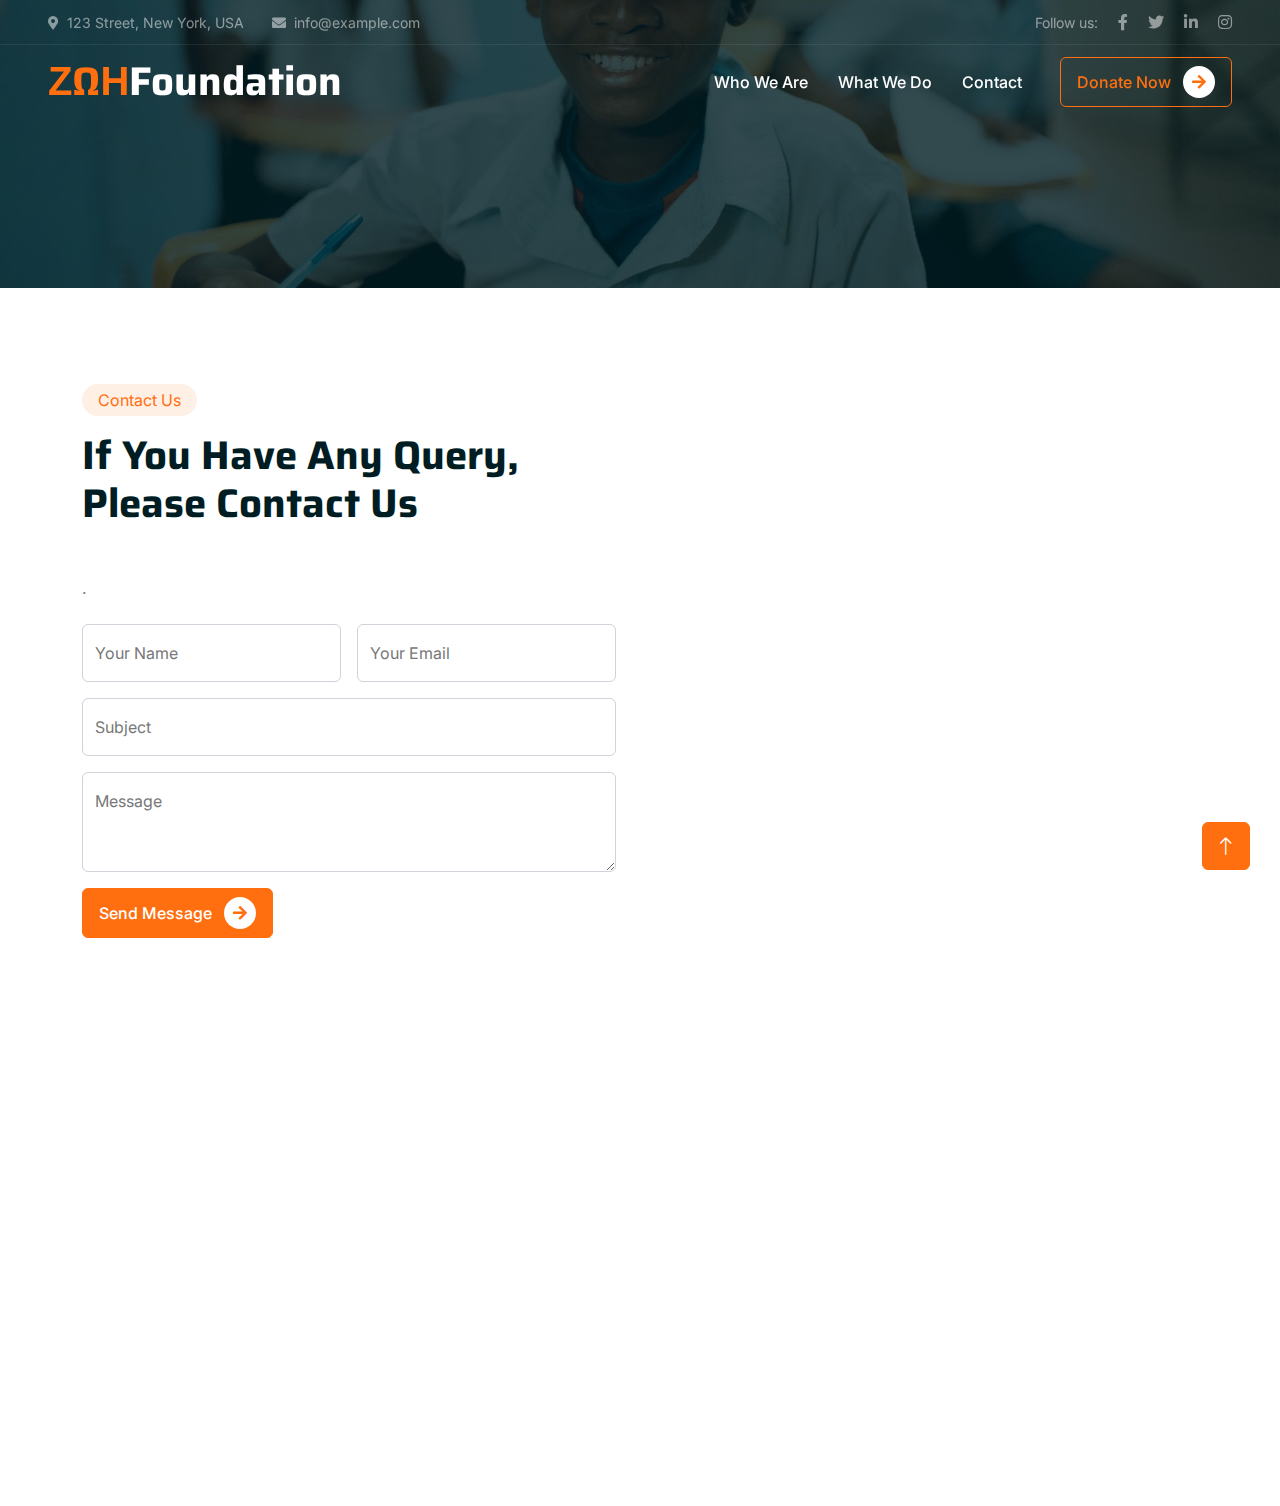
<file: contact.html>
<!DOCTYPE html>
<html lang="en">

<head>
    <meta charset="utf-8">
    <title>ΖΩΗ Foundation</title>
    <meta content="width=device-width, initial-scale=1.0" name="viewport">
    <meta content="" name="keywords">
    <meta content="" name="description">

    <!-- Favicon -->
    <link href="img/favicon.ico" rel="icon">
    <link rel="shortcut icon" href="img/shortcutlogo.png" type="image/x-icon">


    <!-- Google Web Fonts -->
    <link rel="preconnect" href="https://fonts.googleapis.com">
    <link rel="preconnect" href="https://fonts.gstatic.com" crossorigin>
    <link href="https://fonts.googleapis.com/css2?family=Inter:wght@400;500;600&family=Saira:wght@500;600;700&display=swap" rel="stylesheet"> 

    <!-- Icon Font Stylesheet -->
    <link href="https://cdnjs.cloudflare.com/ajax/libs/font-awesome/5.10.0/css/all.min.css" rel="stylesheet">
    <link href="https://cdn.jsdelivr.net/npm/bootstrap-icons@1.4.1/font/bootstrap-icons.css" rel="stylesheet">

    <!-- Libraries Stylesheet -->
    <link href="lib/animate/animate.min.css" rel="stylesheet">
    <link href="lib/owlcarousel/assets/owl.carousel.min.css" rel="stylesheet">

    <!-- Customized Bootstrap Stylesheet -->
    <link href="css/bootstrap.min.css" rel="stylesheet">

    <!-- Template Stylesheet -->
    <link href="css/style.css" rel="stylesheet">
</head>

<body>
    <!-- Spinner Start -->
    <div id="spinner" class="show bg-white position-fixed translate-middle w-100 vh-100 top-50 start-50 d-flex align-items-center justify-content-center">
        <div class="spinner-grow text-primary" role="status"></div>
    </div>
    <!-- Spinner End -->


    <!-- Navbar Start -->
    <div class="container-fluid fixed-top px-0 wow fadeIn" data-wow-delay="0.1s">
        <div class="top-bar text-white-50 row gx-0 align-items-center d-none d-lg-flex">
            <div class="col-lg-6 px-5 text-start">
                <small><i class="fa fa-map-marker-alt me-2"></i>123 Street, New York, USA</small>
                <small class="ms-4"><i class="fa fa-envelope me-2"></i>info@example.com</small>
            </div>
            <div class="col-lg-6 px-5 text-end">
                <small>Follow us:</small>
                <a class="text-white-50 ms-3" href=""><i class="fab fa-facebook-f"></i></a>
                <a class="text-white-50 ms-3" href=""><i class="fab fa-twitter"></i></a>
                <a class="text-white-50 ms-3" href=""><i class="fab fa-linkedin-in"></i></a>
                <a class="text-white-50 ms-3" href=""><i class="fab fa-instagram"></i></a>
            </div>
        </div>

        <nav class="navbar navbar-expand-lg navbar-dark py-lg-0 px-lg-5 wow fadeIn" data-wow-delay="0.1s">
            <a href="index.html" class="navbar-brand ms-4 ms-lg-0">
                <h1 class="fw-bold text-primary m-0">ΖΩΗ<span class="text-white">Foundation</span></h1>
            </a>
            <button type="button" class="navbar-toggler me-4" data-bs-toggle="collapse" data-bs-target="#navbarCollapse">
                <span class="navbar-toggler-icon"></span>
            </button>
            <div class="collapse navbar-collapse" id="navbarCollapse">
                <div class="navbar-nav ms-auto p-4 p-lg-0">
                    <a href="about.html" class="nav-item nav-link">Who We Are</a>
                    <a href="causes.html" class="nav-item nav-link">What We Do</a>
                    <!-- <a href="causes.html" class="nav-item nav-link">Blog</a> -->
                    <a href="contact.html" class="nav-item nav-link">Contact</a>
                </div>
                <div class="d-none d-lg-flex ms-2">
                    <a class="btn btn-outline-primary py-2 px-3" href="">
                        Donate Now
                        <div class="d-inline-flex btn-sm-square bg-white text-primary rounded-circle ms-2">
                            <i class="fa fa-arrow-right"></i>
                        </div>
                    </a>
                </div>
            </div>
        </nav>
    </div>
    <!-- Navbar End -->


    <!-- Page Header Start -->
    <div class="container-fluid page-header mb-5 wow fadeIn" data-wow-delay="0.1s">
    </div>
    </div>
    <!-- Page Header End -->


    <!-- Contact Start -->
    <div class="container-xxl py-5">
        <div class="container">
            <div class="row g-5">
                <div class="col-lg-6 wow fadeIn" data-wow-delay="0.1s">
                    <div class="d-inline-block rounded-pill bg-secondary text-primary py-1 px-3 mb-3">Contact Us</div>
                    <h1 class="display-6 mb-5">If You Have Any Query, Please Contact Us</h1>
                    <p class="mb-4"><a href=""></a>.</p>
                    <form>
                        <div class="row g-3">
                            <div class="col-md-6">
                                <div class="form-floating">
                                    <input type="text" class="form-control" id="name" placeholder="Your Name">
                                    <label for="name">Your Name</label>
                                </div>
                            </div>
                            <div class="col-md-6">
                                <div class="form-floating">
                                    <input type="email" class="form-control" id="email" placeholder="Your Email">
                                    <label for="email">Your Email</label>
                                </div>
                            </div>
                            <div class="col-12">
                                <div class="form-floating">
                                    <input type="text" class="form-control" id="subject" placeholder="Subject">
                                    <label for="subject">Subject</label>
                                </div>
                            </div>
                            <div class="col-12">
                                <div class="form-floating">
                                    <textarea class="form-control" placeholder="Leave a message here" id="message" style="height: 100px"></textarea>
                                    <label for="message">Message</label>
                                </div>
                            </div>
                            <div class="col-12">
                                <button class="btn btn-primary py-2 px-3 me-3">
                                    Send Message
                                    <div class="d-inline-flex btn-sm-square bg-white text-primary rounded-circle ms-2">
                                        <i class="fa fa-arrow-right"></i>
                                    </div>
                                </button>
                            </div>
                        </div>
                    </form>
                </div>
                <div class="col-lg-6 wow fadeIn" data-wow-delay="0.5s" style="min-height: 450px;">
                    <div class="position-relative rounded overflow-hidden h-100">
                        <iframe class="position-relative w-100 h-100"
                        src="https://www.google.com/maps/embed?pb=!1m18!1m12!1m3!1d510564.66236918396!2d36.22341441613909!3d-1.3031316944935543!2m3!1f0!2f0!3f0!3m2!1i1024!2i768!4f13.1!3m3!1m2!1s0x182f1172d84d49a7%3A0xf7cf0254b297924c!2sNairobi%2C%20Kenya!5e0!3m2!1sen!2sbd!4v1692780903869!5m2!1sen!2sbd" width="600" height="450" style="border:0;" allowfullscreen="" loading="lazy" referrerpolicy="no-referrer-when-downgrade"><</iframe>
                        frameborder="0" style="min-height: 450px; border:0;" allowfullscreen="" aria-hidden="false"
                        tabindex="0"></iframe>
                    </div>
                </div>
            </div>
        </div>
    </div>
    <!-- Contact End -->


      <!-- Footer Start -->
    <div class="container-fluid bg-dark text-white-50 footer mt-5 pt-5 wow fadeIn" data-wow-delay="0.1s">
        <div class="container py-5">
            <div class="row g-5">
                <div class="col-lg-3 col-md-6">
                    <h1 class="fw-bold text-primary mb-4">ΖΩΗ<span class="text-white"> Foundation</span></h1>
                    <p>Our Mission is Unlocking New Possibilities Through the Power of Second Chances</p>
                    <div class="d-flex pt-2">
                        <a class="btn btn-square me-1" href=""><i class="fab fa-twitter"></i></a>
                        <a class="btn btn-square me-1" href=""><i class="fab fa-facebook-f"></i></a>
                        <a class="btn btn-square me-1" href=""><i class="fab fa-youtube"></i></a>
                        <a class="btn btn-square me-0" href=""><i class="fab fa-linkedin-in"></i></a>
                    </div>
                </div>
                <div class="col-lg-3 col-md-6">
                    <h5 class="text-light mb-4">Address</h5>
                    <p><i class="fa fa-map-marker-alt me-3"></i>123 Street, New York, USA</p>
                    <p><i class="fa fa-phone-alt me-3"></i>+012 345 67890</p>
                    <p><i class="fa fa-envelope me-3"></i>info@example.com</p>
                </div>
                <div class="col-lg-3 col-md-6">
                    <h5 class="text-light mb-4">Quick Links</h5>
                    <a class="btn btn-link" href="">Who We Are</a>
                    <a class="btn btn-link" href="">Contact Us</a>
                    <a class="btn btn-link" href="">What We Do</a>
                    <a class="btn btn-link" href="">Terms & Condition</a>
                    <a class="btn btn-link" href="">Support</a>
                </div>
                <div class="col-lg-3 col-md-6">
                    <h5 class="text-light mb-4">Newsletter</h5>
                    <p>Subscribe to our Newsletter</p>
                    <div class="position-relative mx-auto" style="max-width: 400px;">
                        <input class="form-control bg-transparent w-100 py-3 ps-4 pe-5" type="text" placeholder="Your email">
                        <button type="button" class="btn btn-primary py-2 position-absolute top-0 end-0 mt-2 me-2">SignUp</button>
                    </div>
                </div>
            </div>
        </div>
        <div class="container-fluid copyright">
            <div class="container">
                <div class="row">
                    <div class="col-md-6 text-center text-md-start mb-3 mb-md-0">
                        &copy; <a href="#">ΖΩΗ Foundation 2023</a>, All Right Reserved.
                    </div>
                    <div class="col-md-6 text-center text-md-end">
                        Designed By<a href="">:</a>
                    </div>
                </div>
            </div>
        </div>
    </div>
    <!-- Footer End -->



    <!-- Back to Top -->
    <a href="#" class="btn btn-lg btn-primary btn-lg-square back-to-top"><i class="bi bi-arrow-up"></i></a>


    <!-- JavaScript Libraries -->
    <script src="https://code.jquery.com/jquery-3.4.1.min.js"></script>
    <script src="https://cdn.jsdelivr.net/npm/bootstrap@5.0.0/dist/js/bootstrap.bundle.min.js"></script>
    <script src="lib/wow/wow.min.js"></script>
    <script src="lib/easing/easing.min.js"></script>
    <script src="lib/waypoints/waypoints.min.js"></script>
    <script src="lib/owlcarousel/owl.carousel.min.js"></script>
    <script src="lib/parallax/parallax.min.js"></script>

    <!-- Javascript -->
    <script src="js/main.js"></script>
</body>

</html>
</file>
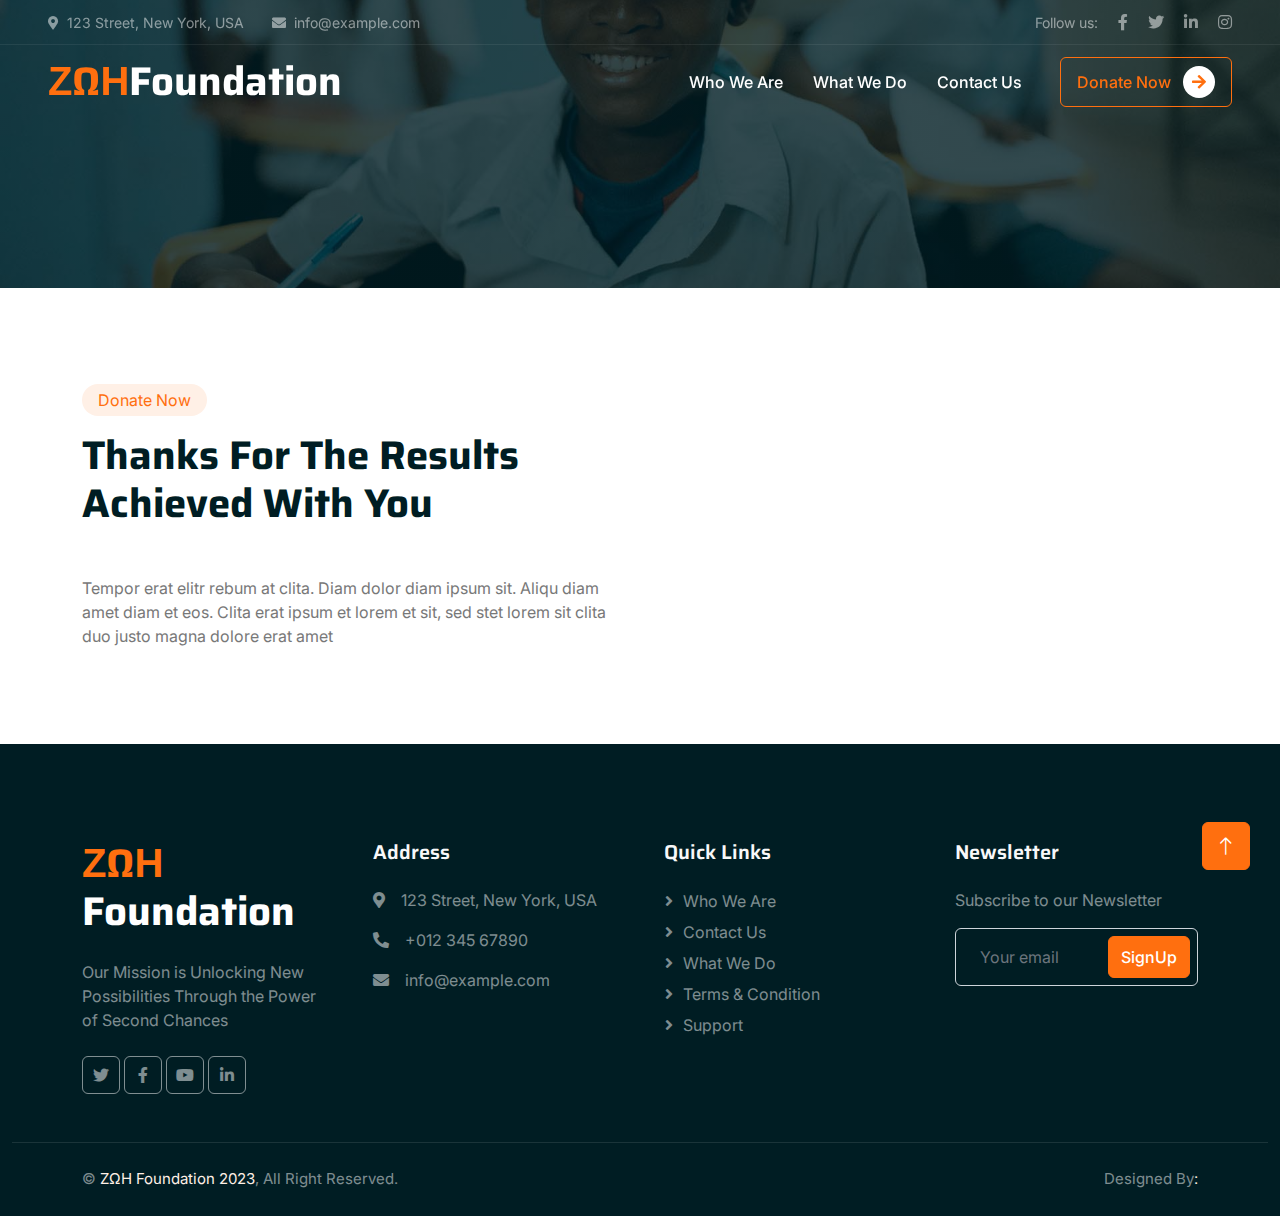
<file: donate.html>
<!DOCTYPE html>
<html lang="en">

<head>
    <meta charset="utf-8">
    <title>ΖΩΗ Foundation</title>
    <meta content="width=device-width, initial-scale=1.0" name="viewport">
    <meta content="" name="keywords">
    <meta content="" name="description">

    <!-- Favicon -->
    <link href="img/favicon.ico" rel="icon">
    <link rel="shortcut icon" href="img/shortcutlogo.png" type="image/x-icon">


    <!-- Google Web Fonts -->
    <link rel="preconnect" href="https://fonts.googleapis.com">
    <link rel="preconnect" href="https://fonts.gstatic.com" crossorigin>
    <link href="https://fonts.googleapis.com/css2?family=Inter:wght@400;500;600&family=Saira:wght@500;600;700&display=swap" rel="stylesheet"> 

    <!-- Icon Font Stylesheet -->
    <link href="https://cdnjs.cloudflare.com/ajax/libs/font-awesome/5.10.0/css/all.min.css" rel="stylesheet">
    <link href="https://cdn.jsdelivr.net/npm/bootstrap-icons@1.4.1/font/bootstrap-icons.css" rel="stylesheet">

    <!-- Libraries Stylesheet -->
    <link href="lib/animate/animate.min.css" rel="stylesheet">
    <link href="lib/owlcarousel/assets/owl.carousel.min.css" rel="stylesheet">

    <!-- Customized Bootstrap Stylesheet -->
    <link href="css/bootstrap.min.css" rel="stylesheet">

    <!-- Template Stylesheet -->
    <link href="css/style.css" rel="stylesheet">
</head>

<body>
    <!-- Spinner Start -->
    <div id="spinner" class="show bg-white position-fixed translate-middle w-100 vh-100 top-50 start-50 d-flex align-items-center justify-content-center">
        <div class="spinner-grow text-primary" role="status"></div>
    </div>
    <!-- Spinner End -->


    <!-- Navbar Start -->
    <div class="container-fluid fixed-top px-0 wow fadeIn" data-wow-delay="0.1s">
        <div class="top-bar text-white-50 row gx-0 align-items-center d-none d-lg-flex">
            <div class="col-lg-6 px-5 text-start">
                <small><i class="fa fa-map-marker-alt me-2"></i>123 Street, New York, USA</small>
                <small class="ms-4"><i class="fa fa-envelope me-2"></i>info@example.com</small>
            </div>
            <div class="col-lg-6 px-5 text-end">
                <small>Follow us:</small>
                <a class="text-white-50 ms-3" href=""><i class="fab fa-facebook-f"></i></a>
                <a class="text-white-50 ms-3" href=""><i class="fab fa-twitter"></i></a>
                <a class="text-white-50 ms-3" href=""><i class="fab fa-linkedin-in"></i></a>
                <a class="text-white-50 ms-3" href=""><i class="fab fa-instagram"></i></a>
            </div>
        </div>

        <nav class="navbar navbar-expand-lg navbar-dark py-lg-0 px-lg-5 wow fadeIn" data-wow-delay="0.1s">
            <a href="index.html" class="navbar-brand ms-4 ms-lg-0">
                <h1 class="fw-bold text-primary m-0">ΖΩΗ<span class="text-white">Foundation</span></h1>
            </a>
            <button type="button" class="navbar-toggler me-4" data-bs-toggle="collapse" data-bs-target="#navbarCollapse">
                <span class="navbar-toggler-icon"></span>
            </button>
            <div class="collapse navbar-collapse" id="navbarCollapse">
                <div class="navbar-nav ms-auto p-4 p-lg-0">
                    <a href="about.html" class="nav-item nav-link">Who We Are</a>
                    <a href="causes.html" class="nav-item nav-link">What We Do</a>
                    <!-- <a href="causes.html" class="nav-item nav-link">Blog</a> -->
                    <a href="contact.html" class="nav-item nav-link">Contact Us</a>
                </div>
                <div class="d-none d-lg-flex ms-2">
                    <a class="btn btn-outline-primary py-2 px-3" href="">
                        Donate Now
                        <div class="d-inline-flex btn-sm-square bg-white text-primary rounded-circle ms-2">
                            <i class="fa fa-arrow-right"></i>
                        </div>
                    </a>
                </div>
            </div>
        </nav>
    </div>
    <!-- Navbar End -->


    <!-- Page Header Start -->
    <div class="container-fluid page-header mb-5 wow fadeIn" data-wow-delay="0.1s">
       
    </div>
    <!-- Page Header End -->


    <!-- Donate Start -->
    <div class="container-fluid py-5">
        <div class="container">
            <div class="row g-5 align-items-center">
                <div class="col-lg-6 wow fadeIn" data-wow-delay="0.1s">
                    <div class="d-inline-block rounded-pill bg-secondary text-primary py-1 px-3 mb-3">Donate Now</div>
                    <h1 class="display-6 mb-5">Thanks For The Results Achieved With You</h1>
                    <p class="mb-0">Tempor erat elitr rebum at clita. Diam dolor diam ipsum sit. Aliqu diam amet diam et eos. Clita erat ipsum et lorem et sit, sed stet lorem sit clita duo justo magna dolore erat amet</p>
                </div>
                <div class="col-lg-6 wow fadeIn" data-wow-delay="0.5s">
                    <!-- <div class="h-100 bg-secondary p-5">
                        <form>
                            <div class="row g-3">
                                <div class="col-12">
                                    <div class="form-floating">
                                        <input type="text" class="form-control bg-light border-0" id="name" placeholder="Your Name">
                                        <label for="name">Your Name</label>
                                    </div>
                                </div>
                                <div class="col-12">
                                    <div class="form-floating">
                                        <input type="email" class="form-control bg-light border-0" id="email" placeholder="Your Email">
                                        <label for="email">Your Email</label>
                                    </div>
                                </div>
                                <div class="col-12">
                                    <div class="btn-group d-flex justify-content-around">
                                        <input type="radio" class="btn-check" name="btnradio" id="btnradio1" checked>
                                        <label class="btn btn-light py-3" for="btnradio1">$10</label>

                                        <input type="radio" class="btn-check" name="btnradio" id="btnradio2">
                                        <label class="btn btn-light py-3" for="btnradio2">$20</label>

                                        <input type="radio" class="btn-check" name="btnradio" id="btnradio3">
                                        <label class="btn btn-light py-3" for="btnradio3">$30</label>
                                    </div>
                                </div>
                                <div class="col-12">
                                    <button class="btn btn-primary px-5" style="height: 60px;">
                                        Donate Now
                                        <div class="d-inline-flex btn-sm-square bg-white text-primary rounded-circle ms-2">
                                            <i class="fa fa-arrow-right"></i>
                                        </div>
                                    </button>
                                </div>
                            </div>
                        </form>
                    </div>
                </div> -->
            </div>
            </div>
        </div>
    </div>
    <!-- Donate End -->
        

        <!-- Footer Start -->
    <div class="container-fluid bg-dark text-white-50 footer mt-5 pt-5 wow fadeIn" data-wow-delay="0.1s">
        <div class="container py-5">
            <div class="row g-5">
                <div class="col-lg-3 col-md-6">
                    <h1 class="fw-bold text-primary mb-4">ΖΩΗ<span class="text-white"> Foundation</span></h1>
                    <p>Our Mission is Unlocking New Possibilities Through the Power of Second Chances</p>
                    <div class="d-flex pt-2">
                        <a class="btn btn-square me-1" href=""><i class="fab fa-twitter"></i></a>
                        <a class="btn btn-square me-1" href=""><i class="fab fa-facebook-f"></i></a>
                        <a class="btn btn-square me-1" href=""><i class="fab fa-youtube"></i></a>
                        <a class="btn btn-square me-0" href=""><i class="fab fa-linkedin-in"></i></a>
                    </div>
                </div>
                <div class="col-lg-3 col-md-6">
                    <h5 class="text-light mb-4">Address</h5>
                    <p><i class="fa fa-map-marker-alt me-3"></i>123 Street, New York, USA</p>
                    <p><i class="fa fa-phone-alt me-3"></i>+012 345 67890</p>
                    <p><i class="fa fa-envelope me-3"></i>info@example.com</p>
                </div>
                <div class="col-lg-3 col-md-6">
                    <h5 class="text-light mb-4">Quick Links</h5>
                    <a class="btn btn-link" href="">Who We Are</a>
                    <a class="btn btn-link" href="">Contact Us</a>
                    <a class="btn btn-link" href="">What We Do</a>
                    <a class="btn btn-link" href="">Terms & Condition</a>
                    <a class="btn btn-link" href="">Support</a>
                </div>
                <div class="col-lg-3 col-md-6">
                    <h5 class="text-light mb-4">Newsletter</h5>
                    <p>Subscribe to our Newsletter</p>
                    <div class="position-relative mx-auto" style="max-width: 400px;">
                        <input class="form-control bg-transparent w-100 py-3 ps-4 pe-5" type="text" placeholder="Your email">
                        <button type="button" class="btn btn-primary py-2 position-absolute top-0 end-0 mt-2 me-2">SignUp</button>
                    </div>
                </div>
            </div>
        </div>
        <div class="container-fluid copyright">
            <div class="container">
                <div class="row">
                    <div class="col-md-6 text-center text-md-start mb-3 mb-md-0">
                        &copy; <a href="#">ΖΩΗ Foundation 2023</a>, All Right Reserved.
                    </div>
                    <div class="col-md-6 text-center text-md-end">
                        Designed By<a href="">:</a>
                    </div>
                </div>
            </div>
        </div>
    </div>
    <!-- Footer End -->



    <!-- Back to Top -->
    <a href="#" class="btn btn-lg btn-primary btn-lg-square back-to-top"><i class="bi bi-arrow-up"></i></a>


    <!-- JavaScript Libraries -->
    <script src="https://code.jquery.com/jquery-3.4.1.min.js"></script>
    <script src="https://cdn.jsdelivr.net/npm/bootstrap@5.0.0/dist/js/bootstrap.bundle.min.js"></script>
    <script src="lib/wow/wow.min.js"></script>
    <script src="lib/easing/easing.min.js"></script>
    <script src="lib/waypoints/waypoints.min.js"></script>
    <script src="lib/owlcarousel/owl.carousel.min.js"></script>
    <script src="lib/parallax/parallax.min.js"></script>

    <!-- Javascript -->
    <script src="js/main.js"></script>
</body>

</html>
</file>
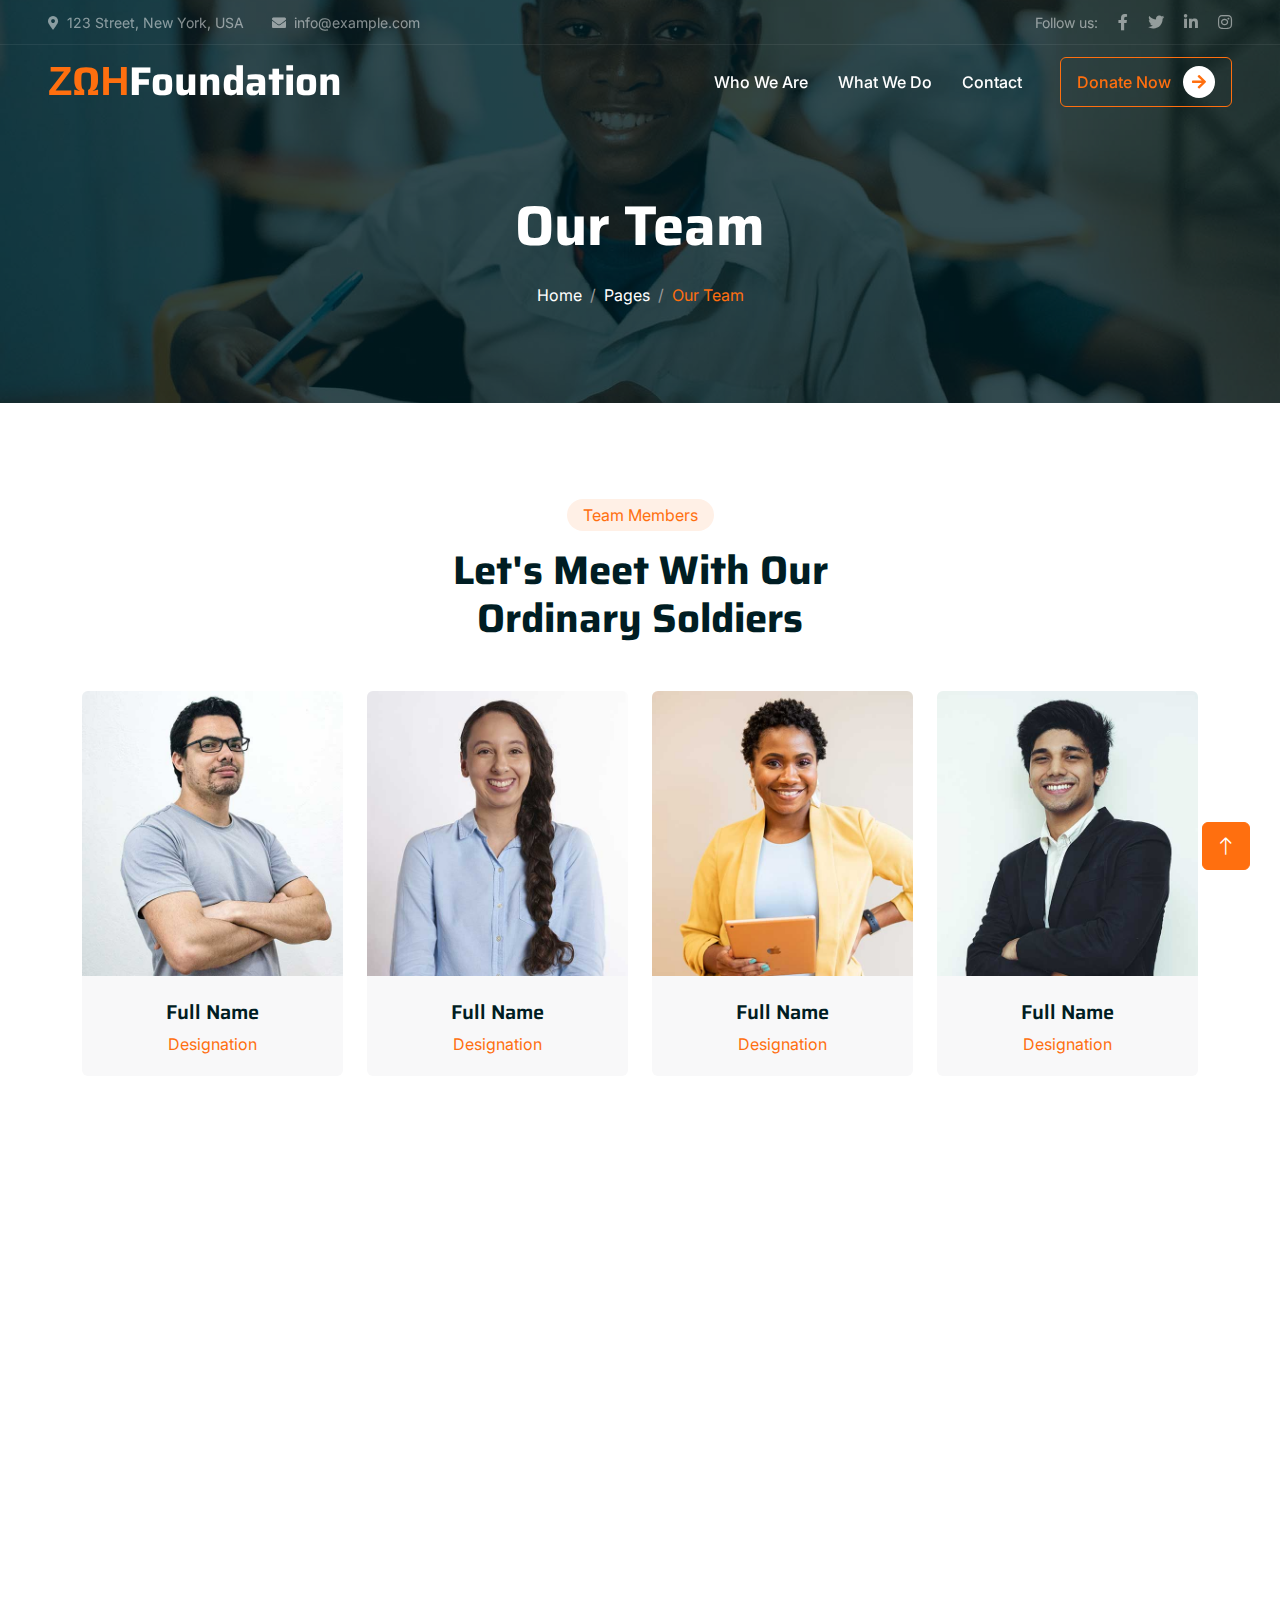
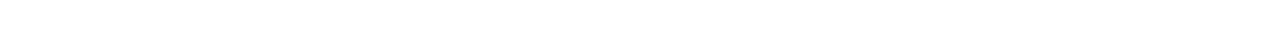
<file: team.html>
<!DOCTYPE html>
<html lang="en">

<head>
    <meta charset="utf-8">
    <title>ΖΩΗ Foundation</title>
    <meta content="width=device-width, initial-scale=1.0" name="viewport">
    <meta content="" name="keywords">
    <meta content="" name="description">

    <!-- Favicon -->
    <link href="img/favicon.ico" rel="icon">
    <link rel="shortcut icon" href="img/shortcutlogo.png" type="image/x-icon">


    <!-- Google Web Fonts -->
    <link rel="preconnect" href="https://fonts.googleapis.com">
    <link rel="preconnect" href="https://fonts.gstatic.com" crossorigin>
    <link href="https://fonts.googleapis.com/css2?family=Inter:wght@400;500;600&family=Saira:wght@500;600;700&display=swap" rel="stylesheet"> 

    <!-- Icon Font Stylesheet -->
    <link href="https://cdnjs.cloudflare.com/ajax/libs/font-awesome/5.10.0/css/all.min.css" rel="stylesheet">
    <link href="https://cdn.jsdelivr.net/npm/bootstrap-icons@1.4.1/font/bootstrap-icons.css" rel="stylesheet">

    <!-- Libraries Stylesheet -->
    <link href="lib/animate/animate.min.css" rel="stylesheet">
    <link href="lib/owlcarousel/assets/owl.carousel.min.css" rel="stylesheet">

    <!-- Customized Bootstrap Stylesheet -->
    <link href="css/bootstrap.min.css" rel="stylesheet">

    <!-- Template Stylesheet -->
    <link href="css/style.css" rel="stylesheet">
</head>

<body>
    <!-- Spinner Start -->
    <div id="spinner" class="show bg-white position-fixed translate-middle w-100 vh-100 top-50 start-50 d-flex align-items-center justify-content-center">
        <div class="spinner-grow text-primary" role="status"></div>
    </div>
    <!-- Spinner End -->


    <!-- Navbar Start -->
    <div class="container-fluid fixed-top px-0 wow fadeIn" data-wow-delay="0.1s">
        <div class="top-bar text-white-50 row gx-0 align-items-center d-none d-lg-flex">
            <div class="col-lg-6 px-5 text-start">
                <small><i class="fa fa-map-marker-alt me-2"></i>123 Street, New York, USA</small>
                <small class="ms-4"><i class="fa fa-envelope me-2"></i>info@example.com</small>
            </div>
            <div class="col-lg-6 px-5 text-end">
                <small>Follow us:</small>
                <a class="text-white-50 ms-3" href=""><i class="fab fa-facebook-f"></i></a>
                <a class="text-white-50 ms-3" href=""><i class="fab fa-twitter"></i></a>
                <a class="text-white-50 ms-3" href=""><i class="fab fa-linkedin-in"></i></a>
                <a class="text-white-50 ms-3" href=""><i class="fab fa-instagram"></i></a>
            </div>
        </div>

        <nav class="navbar navbar-expand-lg navbar-dark py-lg-0 px-lg-5 wow fadeIn" data-wow-delay="0.1s">
            <a href="index.html" class="navbar-brand ms-4 ms-lg-0">
                <h1 class="fw-bold text-primary m-0">ΖΩΗ<span class="text-white">Foundation</span></h1>
            </a>
            <button type="button" class="navbar-toggler me-4" data-bs-toggle="collapse" data-bs-target="#navbarCollapse">
                <span class="navbar-toggler-icon"></span>
            </button>
            <div class="collapse navbar-collapse" id="navbarCollapse">
                <div class="navbar-nav ms-auto p-4 p-lg-0">
                    <a href="about.html" class="nav-item nav-link">Who We Are</a>
                    <a href="causes.html" class="nav-item nav-link">What We Do</a>
                    <!-- <a href="causes.html" class="nav-item nav-link">Blog</a> -->
                    <a href="contact.html" class="nav-item nav-link">Contact</a>
                </div>
                <div class="d-none d-lg-flex ms-2">
                    <a class="btn btn-outline-primary py-2 px-3" href="">
                        Donate Now
                        <div class="d-inline-flex btn-sm-square bg-white text-primary rounded-circle ms-2">
                            <i class="fa fa-arrow-right"></i>
                        </div>
                    </a>
                </div>
            </div>
        </nav>
    </div>
    <!-- Navbar End -->


    <!-- Page Header Start -->
    <div class="container-fluid page-header mb-5 wow fadeIn" data-wow-delay="0.1s">
        <div class="container text-center">
            <h1 class="display-4 text-white animated slideInDown mb-4">Our Team</h1>
            <nav aria-label="breadcrumb animated slideInDown">
                <ol class="breadcrumb justify-content-center mb-0">
                    <li class="breadcrumb-item"><a class="text-white" href="#">Home</a></li>
                    <li class="breadcrumb-item"><a class="text-white" href="#">Pages</a></li>
                    <li class="breadcrumb-item text-primary active" aria-current="page">Our Team</li>
                </ol>
            </nav>
        </div>
    </div>
    <!-- Page Header End -->


    <!-- Team Start -->
    <div class="container-xxl py-5">
        <div class="container">
            <div class="text-center mx-auto mb-5 wow fadeInUp" data-wow-delay="0.1s" style="max-width: 500px;">
                <div class="d-inline-block rounded-pill bg-secondary text-primary py-1 px-3 mb-3">Team Members</div>
                <h1 class="display-6 mb-5">Let's Meet With Our Ordinary Soldiers</h1>
            </div>
            <div class="row g-4">
                <div class="col-lg-3 col-md-6 wow fadeInUp" data-wow-delay="0.1s">
                    <div class="team-item position-relative rounded overflow-hidden">
                        <div class="overflow-hidden">
                            <img class="img-fluid" src="img/team-1.jpg" alt="">
                        </div>
                        <div class="team-text bg-light text-center p-4">
                            <h5>Full Name</h5>
                            <p class="text-primary">Designation</p>
                            <div class="team-social text-center">
                                <a class="btn btn-square" href=""><i class="fab fa-facebook-f"></i></a>
                                <a class="btn btn-square" href=""><i class="fab fa-twitter"></i></a>
                                <a class="btn btn-square" href=""><i class="fab fa-instagram"></i></a>
                            </div>
                        </div>
                    </div>
                </div>
                <div class="col-lg-3 col-md-6 wow fadeInUp" data-wow-delay="0.3s">
                    <div class="team-item position-relative rounded overflow-hidden">
                        <div class="overflow-hidden">
                            <img class="img-fluid" src="img/team-2.jpg" alt="">
                        </div>
                        <div class="team-text bg-light text-center p-4">
                            <h5>Full Name</h5>
                            <p class="text-primary">Designation</p>
                            <div class="team-social text-center">
                                <a class="btn btn-square" href=""><i class="fab fa-facebook-f"></i></a>
                                <a class="btn btn-square" href=""><i class="fab fa-twitter"></i></a>
                                <a class="btn btn-square" href=""><i class="fab fa-instagram"></i></a>
                            </div>
                        </div>
                    </div>
                </div>
                <div class="col-lg-3 col-md-6 wow fadeInUp" data-wow-delay="0.5s">
                    <div class="team-item position-relative rounded overflow-hidden">
                        <div class="overflow-hidden">
                            <img class="img-fluid" src="img/team-3.jpg" alt="">
                        </div>
                        <div class="team-text bg-light text-center p-4">
                            <h5>Full Name</h5>
                            <p class="text-primary">Designation</p>
                            <div class="team-social text-center">
                                <a class="btn btn-square" href=""><i class="fab fa-facebook-f"></i></a>
                                <a class="btn btn-square" href=""><i class="fab fa-twitter"></i></a>
                                <a class="btn btn-square" href=""><i class="fab fa-instagram"></i></a>
                            </div>
                        </div>
                    </div>
                </div>
                <div class="col-lg-3 col-md-6 wow fadeInUp" data-wow-delay="0.7s">
                    <div class="team-item position-relative rounded overflow-hidden">
                        <div class="overflow-hidden">
                            <img class="img-fluid" src="img/team-4.jpg" alt="">
                        </div>
                        <div class="team-text bg-light text-center p-4">
                            <h5>Full Name</h5>
                            <p class="text-primary">Designation</p>
                            <div class="team-social text-center">
                                <a class="btn btn-square" href=""><i class="fab fa-facebook-f"></i></a>
                                <a class="btn btn-square" href=""><i class="fab fa-twitter"></i></a>
                                <a class="btn btn-square" href=""><i class="fab fa-instagram"></i></a>
                            </div>
                        </div>
                    </div>
                </div>
            </div>
        </div>
    </div>
    <!-- Team End -->


        <!-- Footer Start -->
    <div class="container-fluid bg-dark text-white-50 footer mt-5 pt-5 wow fadeIn" data-wow-delay="0.1s">
        <div class="container py-5">
            <div class="row g-5">
                <div class="col-lg-3 col-md-6">
                    <h1 class="fw-bold text-primary mb-4">ΖΩΗ<span class="text-white"> Foundation</span></h1>
                    <p>Our Mission is Unlocking New Possibilities Through the Power of Second Chances</p>
                    <div class="d-flex pt-2">
                        <a class="btn btn-square me-1" href=""><i class="fab fa-twitter"></i></a>
                        <a class="btn btn-square me-1" href=""><i class="fab fa-facebook-f"></i></a>
                        <a class="btn btn-square me-1" href=""><i class="fab fa-youtube"></i></a>
                        <a class="btn btn-square me-0" href=""><i class="fab fa-linkedin-in"></i></a>
                    </div>
                </div>
                <div class="col-lg-3 col-md-6">
                    <h5 class="text-light mb-4">Address</h5>
                    <p><i class="fa fa-map-marker-alt me-3"></i>123 Street, New York, USA</p>
                    <p><i class="fa fa-phone-alt me-3"></i>+012 345 67890</p>
                    <p><i class="fa fa-envelope me-3"></i>info@example.com</p>
                </div>
                <div class="col-lg-3 col-md-6">
                    <h5 class="text-light mb-4">Quick Links</h5>
                    <a class="btn btn-link" href="">Who We Are</a>
                    <a class="btn btn-link" href="">Contact Us</a>
                    <a class="btn btn-link" href="">What We Do</a>
                    <a class="btn btn-link" href="">Terms & Condition</a>
                    <a class="btn btn-link" href="">Support</a>
                </div>
                <div class="col-lg-3 col-md-6">
                    <h5 class="text-light mb-4">Newsletter</h5>
                    <p>Subscribe to our Newsletter</p>
                    <div class="position-relative mx-auto" style="max-width: 400px;">
                        <input class="form-control bg-transparent w-100 py-3 ps-4 pe-5" type="text" placeholder="Your email">
                        <button type="button" class="btn btn-primary py-2 position-absolute top-0 end-0 mt-2 me-2">SignUp</button>
                    </div>
                </div>
            </div>
        </div>
        <div class="container-fluid copyright">
            <div class="container">
                <div class="row">
                    <div class="col-md-6 text-center text-md-start mb-3 mb-md-0">
                        &copy; <a href="#">ΖΩΗ Foundation 2023</a>, All Right Reserved.
                    </div>
                    <div class="col-md-6 text-center text-md-end">
                        Designed By<a href="">:</a>
                    </div>
                </div>
            </div>
        </div>
    </div>
    <!-- Footer End -->



    <!-- Back to Top -->
    <a href="#" class="btn btn-lg btn-primary btn-lg-square back-to-top"><i class="bi bi-arrow-up"></i></a>


    <!-- JavaScript Libraries -->
    <script src="https://code.jquery.com/jquery-3.4.1.min.js"></script>
    <script src="https://cdn.jsdelivr.net/npm/bootstrap@5.0.0/dist/js/bootstrap.bundle.min.js"></script>
    <script src="lib/wow/wow.min.js"></script>
    <script src="lib/easing/easing.min.js"></script>
    <script src="lib/waypoints/waypoints.min.js"></script>
    <script src="lib/owlcarousel/owl.carousel.min.js"></script>
    <script src="lib/parallax/parallax.min.js"></script>

    <!-- Javascript -->
    <script src="js/main.js"></script>
</body>

</html>
</file>
<file: css/style.css>
:root {
    --primary: #FF6F0F;
    --secondary: #FFF0E6;
    --light: #F8F8F9;
    --dark: #001D23;
}

.back-to-top {
    position: fixed;
    display: none;
    right: 30px;
    bottom: 30px;
    z-index: 99;
}


/*** Spinner ***/
#spinner {
    opacity: 0;
    visibility: hidden;
    transition: opacity .5s ease-out, visibility 0s linear .5s;
    z-index: 99999;
}

#spinner.show {
    transition: opacity .5s ease-out, visibility 0s linear 0s;
    visibility: visible;
    opacity: 1;
}


/*** Button ***/
.btn {
    font-weight: 500;
    transition: .5s;
}

.btn.btn-primary,
.btn.btn-outline-primary:hover {
    color: #FFFFFF;
}

.btn.btn-primary:hover {
    color: var(--primary);
    background: transparent;
}

.btn-square {
    width: 38px;
    height: 38px;
}

.btn-sm-square {
    width: 32px;
    height: 32px;
}

.btn-lg-square {
    width: 48px;
    height: 48px;
}

.btn-square,
.btn-sm-square,
.btn-lg-square {
    padding: 0;
    display: flex;
    align-items: center;
    justify-content: center;
    font-weight: normal;
}


/*** Navbar ***/
.fixed-top {
    transition: .5s;
}

.top-bar {
    height: 45px;
    border-bottom: 1px solid rgba(255, 255, 255, .07);
}

.navbar .dropdown-toggle::after {
    border: none;
    content: "\f107";
    font-family: "Font Awesome 5 Free";
    font-weight: 900;
    vertical-align: middle;
    margin-left: 8px;
}

.navbar .navbar-nav .nav-link {
    margin-right: 30px;
    padding: 25px 0;
    color: #FFFFFF;
    font-weight: 500;
    outline: none;
}

.navbar .navbar-nav .nav-link:hover,
.navbar .navbar-nav .nav-link.active {
    color: var(--primary);
}

@media (max-width: 991.98px) {
    .navbar .navbar-nav {
        margin-top: 10px;
        border-top: 1px solid rgba(0, 0, 0, .07);
        background: var(--dark);
    }

    .navbar .navbar-nav .nav-link {
        padding: 10px 0;
    }
}

@media (min-width: 992px) {
    .navbar .nav-item .dropdown-menu {
        display: block;
        visibility: hidden;
        top: 100%;
        transform: rotateX(-75deg);
        transform-origin: 0% 0%;
        transition: .5s;
        opacity: 0;
    }

    .navbar .nav-item:hover .dropdown-menu {
        transform: rotateX(0deg);
        visibility: visible;
        transition: .5s;
        opacity: 1;
    }
}


/*** Header ***/
.carousel-caption {
    top: 0;
    left: 0;
    right: 0;
    bottom: 0;
    display: flex;
    align-items: center;
    justify-content: center;
    text-align: center;
    background: rgba(0, 29, 35, .8);
    z-index: 1;
}

.carousel-control-prev,
.carousel-control-next {
    width: 15%;
}

.carousel-control-prev-icon,
.carousel-control-next-icon {
    width: 3rem;
    height: 3rem;
    background-color: var(--dark);
    border: 12px solid var(--dark);
    border-radius: 3rem;
}

@media (max-width: 768px) {
    #header-carousel .carousel-item {
        position: relative;
        min-height: 450px;
    }
    
    #header-carousel .carousel-item img {
        position: absolute;
        width: 100%;
        height: 100%;
        object-fit: cover;
    }
}

.page-header {
    padding-top: 12rem;
    padding-bottom: 6rem;
    background: linear-gradient(rgba(0, 29, 35, .8), rgba(0, 29, 35, .8)), url(../img/carousel-1.jpg) center center no-repeat;
    background-size: cover;
}

.page-header .breadcrumb-item+.breadcrumb-item::before {
    color: #999999;
}


/*** Causes ***/
.causes-item .progress {
    height: 5px;
    border-radius: 0;
    overflow: visible;
}

.causes-item .progress .progress-bar {
    position: relative;
    overflow: visible;
    width: 0px;
    border-radius: 0;
    transition: 5s;
}

.causes-item .progress .progress-bar span {
    position: absolute;
    top: -7px;
    right: 0;
    width: 40px;
    height: 19px;
    display: flex;
    align-items: center;
    justify-content: center;
    font-size: 12px;
    background: var(--primary);
    color: #FFFFFF;
}

.causes-item .causes-overlay {
    position: absolute;
    width: 100%;
    height: 0;
    top: 0;
    left: 0;
    display: flex;
    align-items: center;
    justify-content: center;
    background: rgba(0, 0, 0, .5);
    overflow: hidden;
    opacity: 0;
    transition: .5s;
}

.causes-item:hover .causes-overlay {
    height: 100%;
    opacity: 1;
}


/*** Service ***/
.service-item {
    box-shadow: 0 0 45px rgba(0, 0, 0, .06);
}


/*** Donate ***/
.donate {
    background: rgba(0, 29, 35, .8);
}

.btn-group .btn-light:hover,
.btn-group input[type="radio"]:checked+label {
    color: var(--primary);
    border-color: var(--primary);
}


/*** Team ***/
.team-item img {
    position: relative;
    top: 0;
    transition: .5s;
}

.team-item:hover img {
    top: -30px;
}

.team-item .team-text {
    position: relative;
    height: 100px;
    transition: .5s;
}

.team-item:hover .team-text {
    margin-top: -60px;
    height: 160px;
}

.team-item .team-text .team-social {
    opacity: 0;
    transition: .5s;
}

.team-item:hover .team-text .team-social {
    opacity: 1;
}

.team-item .team-social .btn {
    display: inline-flex;
    color: var(--primary);
    background: #FFFFFF;
    border-radius: 40px;
}

.team-item .team-social .btn:hover {
    color: #FFFFFF;
    background: var(--primary);
}



/*** Footer ***/

.footer .btn.btn-link {
    display: block;
    margin-bottom: 5px;
    padding: 0;
    text-align: left;
    color: rgba(255,255,255,0.5);
    font-weight: normal;
    text-transform: capitalize;
    transition: .3s;
}

.footer .btn.btn-link::before {
    position: relative;
    content: "\f105";
    font-family: "Font Awesome 5 Free";
    font-weight: 900;
    color: rgba(255,255,255,0.5);
    margin-right: 10px;
}

.footer .btn.btn-link:hover {
    color: var(--light);
    letter-spacing: 1px;
    box-shadow: none;
}

.footer .btn.btn-square {
    color: rgba(255,255,255,0.5);
    border: 1px solid rgba(255,255,255,0.5);
}

.footer .btn.btn-square:hover {
    color: var(--secondary);
    border-color: var(--light);
}

.footer .copyright {
    padding: 25px 0;
    font-size: 15px;
    border-top: 1px solid rgba(256, 256, 256, .1);
}

.footer .copyright a {
    color: var(--secondary);
}

.footer .copyright a:hover {
    color: var(--primary);
}
</file>
